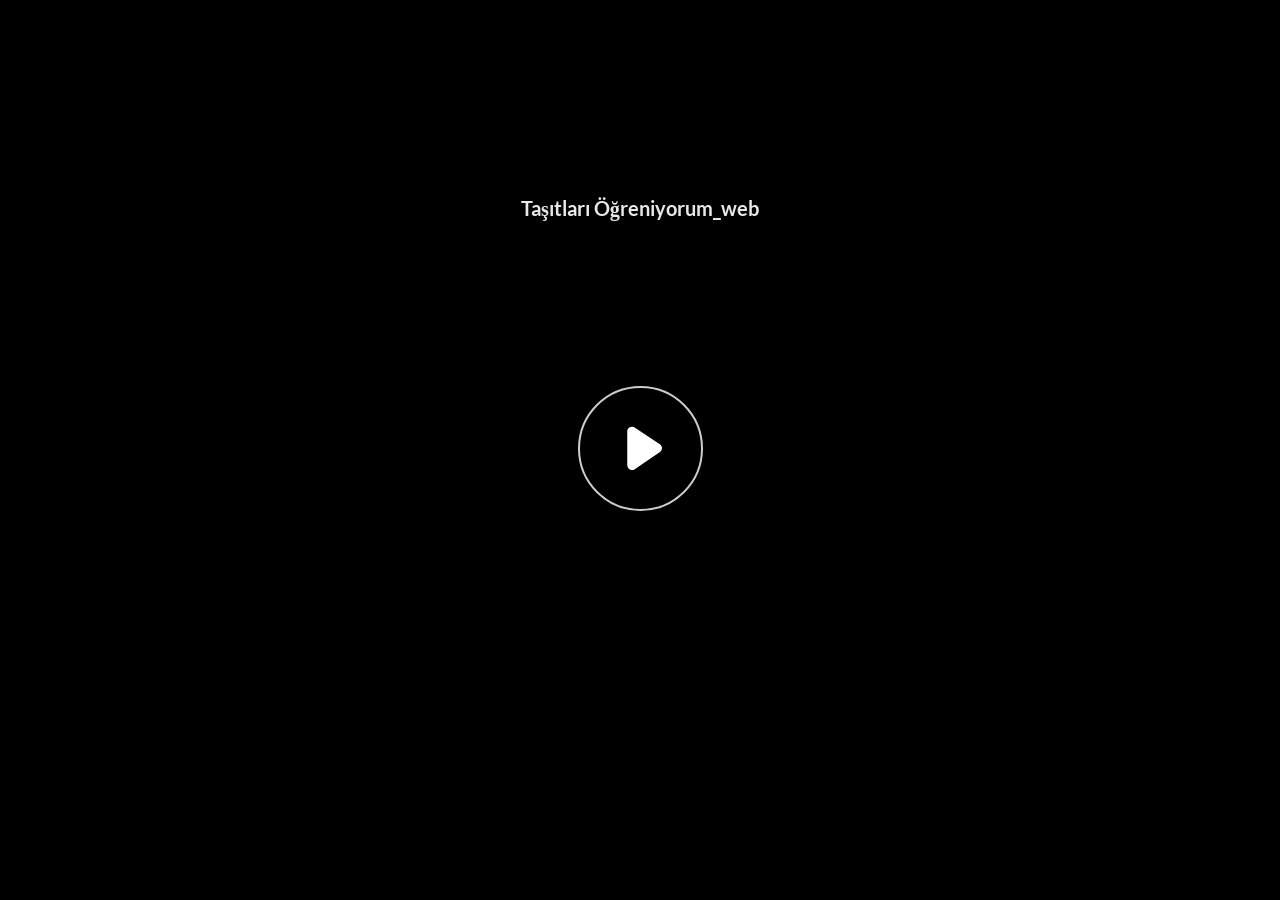
<file: deneme/index.html>
﻿<!doctype html>
<html lang="en-US">
<head>
  <meta charset="utf-8">
  <!-- Created using Storyline 360 x64 - http://www.articulate.com  -->
  <!-- version: 3.116.36838.0 -->
  <title>Ta&#351;&#305;tlar&#305; &#214;&#287;reniyorum_web</title>
  <meta http-equiv="x-ua-compatible" content="IE=edge"/>
  <meta name="viewport" content="width=device-width,initial-scale=1,user-scalable=no,shrink-to-fit=no,minimal-ui"/>
  <meta name="apple-mobile-web-app-capable" content="yes"/>
  <style>
    html, body { height: 100%; padding: 0; margin: 0 }
    #app { height: 100%; width: 100%; }
  </style>

  <script>
    window.DS = {};
    window.globals = {
      DATA_PATH_BASE: '',
      HAS_FRAME: true,
      HAS_SLIDE: true,

      lmsPresent: false,
      tinCanPresent: false,
      cmi5Present: false,
      aoSupport: false,
      scale: 'Scaled',
      captureRc: false,
      browserSize: 'optimal',
      bgColor: '#282828',
      features: 'DropInBase,JsInteractions,PlayerMemoryEnhancements,PlayerSizeOption,SlideLevelScale',
      themeName: 'unified',
      preloaderColor: '#FFFFFF',
      suppressAnalytics: false,
      productChannel: 'stable',
      publishSource: 'storyline',
      aid: 'aid|e8f61286-b3c8-5b25-9535-000985c788aa',
      cid: '2f971ea7-6b9a-4dd7-83b1-b9e1afb91eef',
      playerVersion: '3.116.36838.0',
      publishTimestamp: '2026-05-22T10:36:30.8009302Z',
      maxIosVideoElements: 10,
      connectionSettings: { message: 'You%20are%20offline.%20Trying%20to%20reconnect...', useDarkTheme: false, mode: 'disabled' },
      hasFeature: function(feature) {
        return this.features.split(',').includes(feature);
      },
      
      parseParams: function(qs) {
        if (window.globals.parsedParams != null) {
          return window.globals.parsedParams;
        }
        qs = (qs || window.location.search.substr(1)).split('+').join(' ');
        var params = {},
            tokens,
            re = /[?&]?([^=]+)=([^&]*)/g;

        while (tokens = re.exec(qs)) {
          params[decodeURIComponent(tokens[1]).trim()] =
            decodeURIComponent(tokens[2]).trim();
        }
        window.globals.parsedParams = params;
        return params;
      }

    };

    if (window.flagsUnderTest != null) {
      window.globals.features = window.flagsUnderTest.reduce((accum, feature) => {
        if (!accum.includes(feature)) {
          accum.push(feature);
        }
        return accum;
      }, window.globals.features.split(',')).join();
    }
  </script>
  <script>
    var isIe11 = ('ActiveXObject' in window || window.MSBlobBuilder != null)
      && window.msCrypto != null && !window.ActiveXObject;
    if (isIe11) {
      window.globals.unsupportedBrowser = true;
      document.write(atob('[base64]'));
    }
  </script>

  <script>
    if (window.globals.hasFeature('Localization')) {
      
      
    }
  </script>

  
  
  <script>window.THREE = { };</script>
  
</head>
<body style="background: #282828" class="cs-HTML theme-unified">
  <!-- 360 -->
  <script>!function(){var e,i=/iPhone/i,o=/iPod/i,n=/iPad/i,t=/\biOS-universal(?:.+)Mac\b/i,r=/\bAndroid(?:.+)Mobile\b/i,a=/Android/i,d=/(?:SD4930UR|\bSilk(?:.+)Mobile\b)/i,p=/Silk/i,l=/Windows Phone/i,u=/\bWindows(?:.+)ARM\b/i,b=/BlackBerry/i,s=/BB10/i,c=/Opera Mini/i,f=/\b(CriOS|Chrome)(?:.+)Mobile/i,h=/Mobile(?:.+)Firefox\b/i,v=function(e){return void 0!==e&&"MacIntel"===e.platform&&"number"==typeof e.maxTouchPoints&&e.maxTouchPoints>1&&"undefined"==typeof MSStream};e=function(e){var m={userAgent:"",platform:"",maxTouchPoints:0};e||"undefined"==typeof navigator?"string"==typeof e?m.userAgent=e:e&&e.userAgent&&(m={userAgent:e.userAgent,platform:e.platform,maxTouchPoints:e.maxTouchPoints||0}):m={userAgent:navigator.userAgent,platform:navigator.platform,maxTouchPoints:navigator.maxTouchPoints||0};var g=m.userAgent,y=g.split("[FBAN");void 0!==y[1]&&(g=y[0]),void 0!==(y=g.split("Twitter"))[1]&&(g=y[0]);var A=function(e){return function(i){return i.test(e)}}(g),w={apple:{phone:A(i)&&!A(l),ipod:A(o),tablet:!A(i)&&(A(n)||v(m))&&!A(l),universal:A(t),device:(A(i)||A(o)||A(n)||A(t)||v(m))&&!A(l)},amazon:{phone:A(d),tablet:!A(d)&&A(p),device:A(d)||A(p)},android:{phone:!A(l)&&A(d)||!A(l)&&A(r),tablet:!A(l)&&!A(d)&&!A(r)&&(A(p)||A(a)),device:!A(l)&&(A(d)||A(p)||A(r)||A(a))||A(/\bokhttp\b/i)},windows:{phone:A(l),tablet:A(u),device:A(l)||A(u)},other:{blackberry:A(b),blackberry10:A(s),opera:A(c),firefox:A(h),chrome:A(f),device:A(b)||A(s)||A(c)||A(h)||A(f)},any:!1,phone:!1,tablet:!1};return w.any=w.apple.device||w.android.device||w.windows.device||w.other.device,w.phone=w.apple.phone||w.android.phone||w.windows.phone,w.tablet=w.apple.tablet||w.android.tablet||w.windows.tablet,w}(),"object"==typeof exports&&"undefined"!=typeof module?module.exports=e:"function"==typeof define&&define.amd?define((function(){return e})):this.isMobile=e}();
    window.isMobile.apple.tablet = window.isMobile.apple.tablet ||
      (navigator.platform === 'MacIntel' && navigator.maxTouchPoints > 1);
    window.isMobile.apple.device = window.isMobile.apple.device || window.isMobile.apple.tablet;
    window.isMobile.tablet = window.isMobile.tablet || window.isMobile.apple.tablet;
    window.isMobile.any = window.isMobile.any || window.isMobile.apple.tablet;
  </script>

  <div id="focus-sink" tabindex="-1"></div>

  <div id="preso"></div>
  <script>
    (function() {

      var classTypes = [ 'desktop', 'mobile', 'phone', 'tablet' ];

      var addDeviceClasses = function(prefix, testObj) {
        var curr, i;
        for (i = 0; i < classTypes.length; i++) {
          curr = classTypes[i];
          if (testObj[curr]) {
            document.body.classList.add(prefix + curr);
          }
        }
      };

      var params = window.globals.parseParams(),
          isDevicePreview = params.devicepreview === '1',
          isPhoneOverride = params.deviceType === 'phone' || (isDevicePreview && params.phone == '1'),
          isTabletOverride = (params.deviceType === 'tablet' || isDevicePreview) && !isPhoneOverride,
          isMobileOverride = isPhoneOverride || isTabletOverride;

      var deviceView = {
        desktop: !window.isMobile.any && !isMobileOverride,
        mobile: window.isMobile.any || isMobileOverride,
        phone: isPhoneOverride || (window.isMobile.phone && !isTabletOverride),
        tablet: isTabletOverride || window.isMobile.tablet
      };

      window.globals.deviceView = deviceView;
      window.isMobile.desktop = !window.isMobile.any;
      window.isMobile.mobile = window.isMobile.any;

      addDeviceClasses('view-', deviceView);

    })();
  </script>
  
  <script src='story_content/triggers.js' type=text/javascript></script>
<script src='story_content/user.js' type=text/javascript></script>
  <div class="slide-loader"></div>

  <script>
    var doc = document, loader = doc.body.querySelector('.slide-loader'); [ 1, 2, 3 ].forEach(function(n) { var d = doc.createElement('div'); d.style.backgroundColor = window.globals.preloaderColor; d.classList.add('mobile-loader-dot'); d.classList.add('dot' + n); loader.appendChild(d); });
  </script>

  <div class="mobile-load-title-overlay" style="display: none">
    <div class="mobile-load-title">Ta&#351;&#305;tlar&#305; &#214;&#287;reniyorum_web</div>
  </div>

  <div class="mobile-chrome-warning"></div>

  
<style>
  .warn-connection-dialog {
    display: none;
    background: transparent;
    pointer-events: all;
    position: fixed;
    left: 0;
    top: 0;
    width: 100%;
    height: 100%;
    z-index: 999;
  }

  .warn-connection-content {
    pointer-events: all;
    border-radius: 4px;
    background: white;
    border: 1px solid #E7E7E7;
    color: #333333;
    box-shadow: 0 2px 4px rgba(0, 0, 0, 0.25);
    transition: all 150ms ease-out;
    position: absolute;
    white-space: nowrap;
  }

  .view-phone.is-landscape .warn-connection-content {
    left: 23px;
    bottom: 23px;
  }

  .view-tablet.is-landscape .warn-connection-content {
    left: 50%;
    top: 20px;
    transform: translateX(-50%);
  }

  .view-mobile.is-portrait .warn-connection-content {
    transform: translate(-50%, calc(-100% - 15px));
  }

  .warn-connection-content p {
    display: inline-block;
    margin: 0 8px 0 0;
    line-height: 33px;
    font-size: 11px;
  }

  .warn-connection-content svg {
    position: relative;
    vertical-align: middle;
    margin: 0 2px 2px 8px;
  }

  .view-desktop .warn-connection-content {
    left: 1.5em;
    bottom: 1.5em;
  }

  .view-desktop .warn-connection-content p {
    font-size: 1.1em;
  }

  .is-offline .warn-connection-dialog {
    display: block;
  }

  .is-offline .cs-panel * {
    pointer-events: none !important;
  }

  .is-offline .cs-panel {
    pointer-events: all !important;
  }

  .is-offline #nav-controls * {
    pointer-events: none !important;
  }

  .is-offline #nav-controls {
    pointer-events: all !important;
  }
</style>

<div class="warn-connection-dialog" role="alertdialog" aria-modal="true" tabindex="0" aria-labelledby="warn-connection-message">
  <div class="warn-connection-content">
    <svg width="17" height="15" viewBox="0 0 17 15" xmlns="http://www.w3.org/2000/svg">
      <path fill="#8F0000" stroke="white" d="M16.07,12.98 L15.88,12.23 L9.51,1.21 C8.97,0.26,7.6,0.26,7.06,1.21 L0.69,12.23 C0.15,13.16,0.81,14.36,1.91,14.36 H14.65 C15.47,14.36,16.05,13.7,16.07,12.98 Z"/>
      <path fill="white" stroke="white" d="M8.58,5.5 C8.35,5.28,8.5,5.35,8.21,5.32 C8.09,5.35,7.97,5.49,7.96,5.67 C7.97,5.79,7.98,5.92,7.98,6.04 L7.98,6.04 C7.99,6.17,8,6.31,8.01,6.43 L8.01,6.44 C8.03,6.92,8.06,7.41,8.09,7.9 L8.09,7.9 C8.12,8.39,8.14,8.88,8.17,9.37 C8.17,9.39,8.18,9.42,8.2,9.44 C8.23,9.46,8.25,9.47,8.28,9.47 C8.31,9.47,8.34,9.46,8.35,9.44 C8.37,9.43,8.38,9.4,8.39,9.35 L8.39,9.34 C8.39,9.24,8.4,9.15,8.4,9.05 L8.4,9.05 C8.41,8.96,8.41,8.86,8.42,8.75 C8.43,8.44,8.45,8.12,8.47,7.81 L8.47,7.81 C8.49,7.49,8.51,7.18,8.53,6.87 C8.55,6.46,8.56,6.05,8.59,5.64 L8.6,5.62 C8.6,5.57,8.59,5.53,8.58,5.5 L8.21,5.32 Z"/>
      <circle fill="white" stroke="white" cx="8.3" cy="11.35" r="0.3"/>
    </svg>
    <p id="warn-connection-message">You are offline. Trying to reconnect...</p>
  </div>
</div>

<script>
  (function() {
    window.DS.connection = {
      warningShown: false,
      assets: {},
      loadingAssetGroup: false,
      retryDelay: 500
    };

    var connectionSettings = window.globals.connectionSettings || {};

    var useConnectionMessages = window.AbortController != null &&
      window.location.protocol != 'file:' &&
      connectionSettings.mode === 'normal';

    window.DS.connection.useConnectionMessages = useConnectionMessages;

    var assetCount = 0;
    var checkLoadedId;


    if (useConnectionMessages && connectionSettings != null) {
      var contentEl = document.querySelector('.warn-connection-content');
      var messageEl = contentEl.querySelector('p');

      if (connectionSettings.useDarkTheme) {
        contentEl.style.borderColor = '#BABBBA';
        contentEl.style.backgroundColor = '#282828';
        contentEl.style.color = '#FFFFFF';
      }

      if (connectionSettings.message != null) {
        messageEl.textContent = window.decodeURIComponent(connectionSettings.message);
      }
    }

    function checkAssetsReady() {
      for (var i in DS.connection.assets) {
        if (!DS.connection.assets[i].success) {
          return false;
        }
      }
      return true;
    }

    function stopAssetGroup() {
      if (!useConnectionMessages) { return; }

      assetCount = 0;

      DS.connection.oldAssetGroup = DS.connection.assets;
      DS.connection.assets = {};
      DS.connection.loadingAssetGroup = false;
      clearInterval(checkLoadedId);
    }

    function startAssetGroup() {
      if (!useConnectionMessages) { return; }
      var ticks = 0;
      clearInterval(checkLoadedId);
      checkLoadedId = setInterval(function() {
        var loaded = 0;
        if (assetCount === 0 && loaded === 0) {
          clearInterval(checkLoadedId);
          return;
        }

        for (var i in DS.connection.assets) {
          if (DS.connection.assets[i].success) {
            loaded++;
          }
        }

        if (assetCount === loaded && checkAssetsReady()) {
          for (var i in DS.connection.assets) {
            if (DS.connection.assets[i].action) {
              DS.connection.assets[i].action();
            }
          }
          hideWarning();
          stopAssetGroup();
        }
      }, 100)
    }

    function requiredAsset(url, action, retry, type) {
      if (!useConnectionMessages) { return; }
      if (DS.connection.assets[url]) { return; }

      DS.connection.assets[url] = {
        success: false, action: action, retry: retry, type: type
      };
      assetCount = Object.keys(DS.connection.assets).length;
      if (!DS.connection.loadingAssetGroup) {
        startAssetGroup();
      }
      DS.connection.loadingAssetGroup = true;
    }

    function assetLoaded(url) {
      if (!useConnectionMessages) { return; }
      if (DS.connection.assets[url]) {
        DS.connection.assets[url].success = true;
      }
    }

    function assetFailed(url) {
      if (!useConnectionMessages) { return; }
      if (!DS.connection.assets[url]) {
        if (/\.js$/.test(url) && url.indexOf('transcripts') === -1) {
          setTimeout(function() {
            if (DS.connection.lastSlideLoaded != null) {
              DS.connection.lastSlideLoaded();
            }
          }, DS.connection.retryDelay);
        }
        return;
      }
      if (!DS.connection.warningShown) { showWarning(); }
      if (DS.connection.assets[url].retry) {
        setTimeout(function() {
          if (!DS.connection.assets[url].success) {
            DS.connection.assets[url].retry()
          }
        }, DS.connection.retryDelay);
      }
    }

    function hideWarning() {
      document.body.classList.remove('is-offline');
      DS.connection.warningShown = false;
      enableKeys();
    }
    DS.connection.hideWarning = hideWarning

    function showWarning(btn) {
      document.body.classList.add('is-offline')
      DS.connection.warningShown = true;
      updateWarningPosition();
      disableKeys();
    }

    function updateWarningPosition() {
      if (!DS.connection.warningShown) {
        return;
      }

      var isPortrait = document.body.classList.contains('is-portrait');
      var isMobile = document.body.classList.contains('view-mobile');
      var warningEl = document.querySelector('.warn-connection-content');

      if (isPortrait && isMobile) {
        var slide = document.querySelector('.primary-slide');
        var slideRect = slide != null
          ? slide.getBoundingClientRect()
          : { top: window.innerHeight, left: 0, width: window.innerWidth };

        warningEl.style.top = `${slideRect.top}px`
        warningEl.style.left = `${slideRect.left + slideRect.width / 2}px`
      } else {
        warningEl.style.top = null;
        warningEl.style.left = null;
      }

      window.requestAnimationFrame(updateWarningPosition);
    }

    function onDisableKeyDown(e) {
      e.preventDefault();
      e.stopImmediatePropagation();
    }

    function onDisableKeyUp(e) {
      e.preventDefault();
      e.stopImmediatePropagation();
    }

    var accStyle = document.createElement('style');
    var warnDialogEl = document.querySelector('.warn-connection-dialog');

    function disableKeys() {
      if (DS.views && DS.views.nsStack && DS.views.nsStack.length === 1) {
        DS.views.nsStack[0].tabReachable = false
        DS.views.nsStack[0].updateTabIndex(true);
      }

      accStyle.innerHTML = '.acc-shadow-dom { display: none; }';
      document.body.appendChild(accStyle);

      warnDialogEl.parentNode.append(warnDialogEl);
      warnDialogEl.focus();
    }

    function enableKeys() {
      accStyle.remove();
      if (DS.views && DS.views.nsStack && DS.views.nsStack.length === 1 && DS.views.nsStack[0].name === '_frame') {
        DS.views.nsStack[0].tabReachable = true;
        DS.views.nsStack[0].updateTabIndex();
      }
    }

    // these will all be noops if the feature flag isn't set in
    // the data and `window.globals.features`
    DS.connection.requiredAsset = requiredAsset;
    DS.connection.assetLoaded = assetLoaded;
    DS.connection.assetFailed = assetFailed;
    DS.connection.stopAssetGroup = stopAssetGroup;
    DS.connection.startAssetGroup = startAssetGroup;
  })();
</script>


  <script>
    
    if (window.autoSpider && window.vInterfaceObject) {
      document.querySelector('.mobile-load-title-overlay').style.display = 'none';
    }
  </script>

  

  <link rel="stylesheet" href="html5/data/css/output.min.css" data-noprefix/>
</body>
<script src="html5/lib/scripts/bootstrapper.min.js"></script>
</html>
</file>
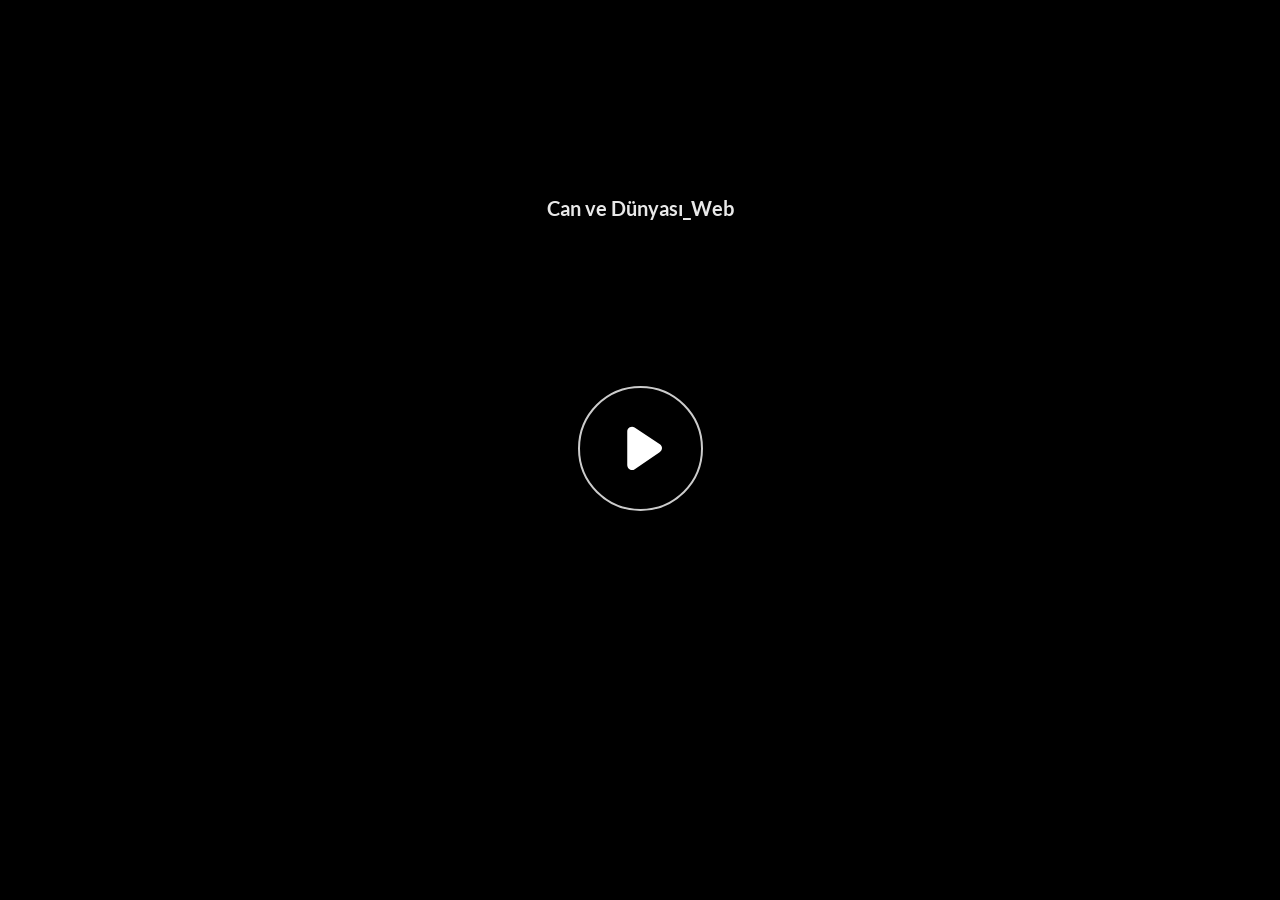
<file: deneme2/index.html>
﻿<!doctype html>
<html lang="en-US">
<head>
  <meta charset="utf-8">
  <!-- Created using Storyline 360 x64 - http://www.articulate.com  -->
  <!-- version: 3.117.36909.0 -->
  <title>Can ve D&#252;nyas&#305;_Web</title>
  <meta http-equiv="x-ua-compatible" content="IE=edge"/>
  <meta name="viewport" content="width=device-width,initial-scale=1,user-scalable=no,shrink-to-fit=no,minimal-ui"/>
  <meta name="apple-mobile-web-app-capable" content="yes"/>
  <style>
    html, body { height: 100%; padding: 0; margin: 0 }
    #app { height: 100%; width: 100%; }
  </style>

  <script>
    window.DS = {};
    window.globals = {
      DATA_PATH_BASE: '',
      HAS_FRAME: true,
      HAS_SLIDE: true,

      lmsPresent: false,
      tinCanPresent: false,
      cmi5Present: false,
      aoSupport: false,
      scale: 'Scaled',
      captureRc: false,
      browserSize: 'optimal',
      bgColor: '#282828',
      features: 'DropInBase,JsInteractions,PlayerMemoryEnhancements,PlayerSizeOption,SlideLevelScale',
      themeName: 'unified',
      preloaderColor: '#FFFFFF',
      suppressAnalytics: false,
      productChannel: 'stable',
      publishSource: 'storyline',
      aid: 'aid|2112fa3e-c484-561f-84fb-adff599f82fc',
      cid: 'aab9840d-875e-4203-ab51-5b2e7979f038',
      playerVersion: '3.117.36909.0',
      publishTimestamp: '2026-06-05T06:59:20.7305771Z',
      maxIosVideoElements: 10,
      connectionSettings: { message: 'You%20are%20offline.%20Trying%20to%20reconnect...', useDarkTheme: false, mode: 'disabled' },
      hasFeature: function(feature) {
        return this.features.split(',').includes(feature);
      },
      
      parseParams: function(qs) {
        if (window.globals.parsedParams != null) {
          return window.globals.parsedParams;
        }
        qs = (qs || window.location.search.substr(1)).split('+').join(' ');
        var params = {},
            tokens,
            re = /[?&]?([^=]+)=([^&]*)/g;

        while (tokens = re.exec(qs)) {
          params[decodeURIComponent(tokens[1]).trim()] =
            decodeURIComponent(tokens[2]).trim();
        }
        window.globals.parsedParams = params;
        return params;
      }

    };

    if (window.flagsUnderTest != null) {
      window.globals.features = window.flagsUnderTest.reduce((accum, feature) => {
        if (!accum.includes(feature)) {
          accum.push(feature);
        }
        return accum;
      }, window.globals.features.split(',')).join();
    }
  </script>
  <script>
    var isIe11 = ('ActiveXObject' in window || window.MSBlobBuilder != null)
      && window.msCrypto != null && !window.ActiveXObject;
    if (isIe11) {
      window.globals.unsupportedBrowser = true;
      document.write(atob('[base64]'));
    }
  </script>

  <script>
    if (window.globals.hasFeature('Localization')) {
      
      
    }
  </script>

  
  
  <script>window.THREE = { };</script>
  
</head>
<body style="background: #282828" class="cs-HTML theme-unified">
  <!-- 360 -->
  <script>!function(){var e,i=/iPhone/i,o=/iPod/i,n=/iPad/i,t=/\biOS-universal(?:.+)Mac\b/i,r=/\bAndroid(?:.+)Mobile\b/i,a=/Android/i,d=/(?:SD4930UR|\bSilk(?:.+)Mobile\b)/i,p=/Silk/i,l=/Windows Phone/i,u=/\bWindows(?:.+)ARM\b/i,b=/BlackBerry/i,s=/BB10/i,c=/Opera Mini/i,f=/\b(CriOS|Chrome)(?:.+)Mobile/i,h=/Mobile(?:.+)Firefox\b/i,v=function(e){return void 0!==e&&"MacIntel"===e.platform&&"number"==typeof e.maxTouchPoints&&e.maxTouchPoints>1&&"undefined"==typeof MSStream};e=function(e){var m={userAgent:"",platform:"",maxTouchPoints:0};e||"undefined"==typeof navigator?"string"==typeof e?m.userAgent=e:e&&e.userAgent&&(m={userAgent:e.userAgent,platform:e.platform,maxTouchPoints:e.maxTouchPoints||0}):m={userAgent:navigator.userAgent,platform:navigator.platform,maxTouchPoints:navigator.maxTouchPoints||0};var g=m.userAgent,y=g.split("[FBAN");void 0!==y[1]&&(g=y[0]),void 0!==(y=g.split("Twitter"))[1]&&(g=y[0]);var A=function(e){return function(i){return i.test(e)}}(g),w={apple:{phone:A(i)&&!A(l),ipod:A(o),tablet:!A(i)&&(A(n)||v(m))&&!A(l),universal:A(t),device:(A(i)||A(o)||A(n)||A(t)||v(m))&&!A(l)},amazon:{phone:A(d),tablet:!A(d)&&A(p),device:A(d)||A(p)},android:{phone:!A(l)&&A(d)||!A(l)&&A(r),tablet:!A(l)&&!A(d)&&!A(r)&&(A(p)||A(a)),device:!A(l)&&(A(d)||A(p)||A(r)||A(a))||A(/\bokhttp\b/i)},windows:{phone:A(l),tablet:A(u),device:A(l)||A(u)},other:{blackberry:A(b),blackberry10:A(s),opera:A(c),firefox:A(h),chrome:A(f),device:A(b)||A(s)||A(c)||A(h)||A(f)},any:!1,phone:!1,tablet:!1};return w.any=w.apple.device||w.android.device||w.windows.device||w.other.device,w.phone=w.apple.phone||w.android.phone||w.windows.phone,w.tablet=w.apple.tablet||w.android.tablet||w.windows.tablet,w}(),"object"==typeof exports&&"undefined"!=typeof module?module.exports=e:"function"==typeof define&&define.amd?define((function(){return e})):this.isMobile=e}();
    window.isMobile.apple.tablet = window.isMobile.apple.tablet ||
      (navigator.platform === 'MacIntel' && navigator.maxTouchPoints > 1);
    window.isMobile.apple.device = window.isMobile.apple.device || window.isMobile.apple.tablet;
    window.isMobile.tablet = window.isMobile.tablet || window.isMobile.apple.tablet;
    window.isMobile.any = window.isMobile.any || window.isMobile.apple.tablet;
  </script>

  <div id="focus-sink" tabindex="-1"></div>

  <div id="preso"></div>
  <script>
    (function() {

      var classTypes = [ 'desktop', 'mobile', 'phone', 'tablet' ];

      var addDeviceClasses = function(prefix, testObj) {
        var curr, i;
        for (i = 0; i < classTypes.length; i++) {
          curr = classTypes[i];
          if (testObj[curr]) {
            document.body.classList.add(prefix + curr);
          }
        }
      };

      var params = window.globals.parseParams(),
          isDevicePreview = params.devicepreview === '1',
          isPhoneOverride = params.deviceType === 'phone' || (isDevicePreview && params.phone == '1'),
          isTabletOverride = (params.deviceType === 'tablet' || isDevicePreview) && !isPhoneOverride,
          isMobileOverride = isPhoneOverride || isTabletOverride;

      var deviceView = {
        desktop: !window.isMobile.any && !isMobileOverride,
        mobile: window.isMobile.any || isMobileOverride,
        phone: isPhoneOverride || (window.isMobile.phone && !isTabletOverride),
        tablet: isTabletOverride || window.isMobile.tablet
      };

      window.globals.deviceView = deviceView;
      window.isMobile.desktop = !window.isMobile.any;
      window.isMobile.mobile = window.isMobile.any;

      addDeviceClasses('view-', deviceView);

    })();
  </script>
  
  <script src='story_content/triggers.js' type=text/javascript></script>
<script src='story_content/user.js' type=text/javascript></script>
  <div class="slide-loader"></div>

  <script>
    var doc = document, loader = doc.body.querySelector('.slide-loader'); [ 1, 2, 3 ].forEach(function(n) { var d = doc.createElement('div'); d.style.backgroundColor = window.globals.preloaderColor; d.classList.add('mobile-loader-dot'); d.classList.add('dot' + n); loader.appendChild(d); });
  </script>

  <div class="mobile-load-title-overlay" style="display: none">
    <div class="mobile-load-title">Can ve D&#252;nyas&#305;_Web</div>
  </div>

  <div class="mobile-chrome-warning"></div>

  
<style>
  .warn-connection-dialog {
    display: none;
    background: transparent;
    pointer-events: all;
    position: fixed;
    left: 0;
    top: 0;
    width: 100%;
    height: 100%;
    z-index: 999;
  }

  .warn-connection-content {
    pointer-events: all;
    border-radius: 4px;
    background: white;
    border: 1px solid #E7E7E7;
    color: #333333;
    box-shadow: 0 2px 4px rgba(0, 0, 0, 0.25);
    transition: all 150ms ease-out;
    position: absolute;
    white-space: nowrap;
  }

  .view-phone.is-landscape .warn-connection-content {
    left: 23px;
    bottom: 23px;
  }

  .view-tablet.is-landscape .warn-connection-content {
    left: 50%;
    top: 20px;
    transform: translateX(-50%);
  }

  .view-mobile.is-portrait .warn-connection-content {
    transform: translate(-50%, calc(-100% - 15px));
  }

  .warn-connection-content p {
    display: inline-block;
    margin: 0 8px 0 0;
    line-height: 33px;
    font-size: 11px;
  }

  .warn-connection-content svg {
    position: relative;
    vertical-align: middle;
    margin: 0 2px 2px 8px;
  }

  .view-desktop .warn-connection-content {
    left: 1.5em;
    bottom: 1.5em;
  }

  .view-desktop .warn-connection-content p {
    font-size: 1.1em;
  }

  .is-offline .warn-connection-dialog {
    display: block;
  }

  .is-offline .cs-panel * {
    pointer-events: none !important;
  }

  .is-offline .cs-panel {
    pointer-events: all !important;
  }

  .is-offline #nav-controls * {
    pointer-events: none !important;
  }

  .is-offline #nav-controls {
    pointer-events: all !important;
  }
</style>

<div class="warn-connection-dialog" role="alertdialog" aria-modal="true" tabindex="0" aria-labelledby="warn-connection-message">
  <div class="warn-connection-content">
    <svg width="17" height="15" viewBox="0 0 17 15" xmlns="http://www.w3.org/2000/svg">
      <path fill="#8F0000" stroke="white" d="M16.07,12.98 L15.88,12.23 L9.51,1.21 C8.97,0.26,7.6,0.26,7.06,1.21 L0.69,12.23 C0.15,13.16,0.81,14.36,1.91,14.36 H14.65 C15.47,14.36,16.05,13.7,16.07,12.98 Z"/>
      <path fill="white" stroke="white" d="M8.58,5.5 C8.35,5.28,8.5,5.35,8.21,5.32 C8.09,5.35,7.97,5.49,7.96,5.67 C7.97,5.79,7.98,5.92,7.98,6.04 L7.98,6.04 C7.99,6.17,8,6.31,8.01,6.43 L8.01,6.44 C8.03,6.92,8.06,7.41,8.09,7.9 L8.09,7.9 C8.12,8.39,8.14,8.88,8.17,9.37 C8.17,9.39,8.18,9.42,8.2,9.44 C8.23,9.46,8.25,9.47,8.28,9.47 C8.31,9.47,8.34,9.46,8.35,9.44 C8.37,9.43,8.38,9.4,8.39,9.35 L8.39,9.34 C8.39,9.24,8.4,9.15,8.4,9.05 L8.4,9.05 C8.41,8.96,8.41,8.86,8.42,8.75 C8.43,8.44,8.45,8.12,8.47,7.81 L8.47,7.81 C8.49,7.49,8.51,7.18,8.53,6.87 C8.55,6.46,8.56,6.05,8.59,5.64 L8.6,5.62 C8.6,5.57,8.59,5.53,8.58,5.5 L8.21,5.32 Z"/>
      <circle fill="white" stroke="white" cx="8.3" cy="11.35" r="0.3"/>
    </svg>
    <p id="warn-connection-message">You are offline. Trying to reconnect...</p>
  </div>
</div>

<script>
  (function() {
    window.DS.connection = {
      warningShown: false,
      assets: {},
      loadingAssetGroup: false,
      retryDelay: 500
    };

    var connectionSettings = window.globals.connectionSettings || {};

    var useConnectionMessages = window.AbortController != null &&
      window.location.protocol != 'file:' &&
      connectionSettings.mode === 'normal';

    window.DS.connection.useConnectionMessages = useConnectionMessages;

    var assetCount = 0;
    var checkLoadedId;


    if (useConnectionMessages && connectionSettings != null) {
      var contentEl = document.querySelector('.warn-connection-content');
      var messageEl = contentEl.querySelector('p');

      if (connectionSettings.useDarkTheme) {
        contentEl.style.borderColor = '#BABBBA';
        contentEl.style.backgroundColor = '#282828';
        contentEl.style.color = '#FFFFFF';
      }

      if (connectionSettings.message != null) {
        messageEl.textContent = window.decodeURIComponent(connectionSettings.message);
      }
    }

    function checkAssetsReady() {
      for (var i in DS.connection.assets) {
        if (!DS.connection.assets[i].success) {
          return false;
        }
      }
      return true;
    }

    function stopAssetGroup() {
      if (!useConnectionMessages) { return; }

      assetCount = 0;

      DS.connection.oldAssetGroup = DS.connection.assets;
      DS.connection.assets = {};
      DS.connection.loadingAssetGroup = false;
      clearInterval(checkLoadedId);
    }

    function startAssetGroup() {
      if (!useConnectionMessages) { return; }
      var ticks = 0;
      clearInterval(checkLoadedId);
      checkLoadedId = setInterval(function() {
        var loaded = 0;
        if (assetCount === 0 && loaded === 0) {
          clearInterval(checkLoadedId);
          return;
        }

        for (var i in DS.connection.assets) {
          if (DS.connection.assets[i].success) {
            loaded++;
          }
        }

        if (assetCount === loaded && checkAssetsReady()) {
          for (var i in DS.connection.assets) {
            if (DS.connection.assets[i].action) {
              DS.connection.assets[i].action();
            }
          }
          hideWarning();
          stopAssetGroup();
        }
      }, 100)
    }

    function requiredAsset(url, action, retry, type) {
      if (!useConnectionMessages) { return; }
      if (DS.connection.assets[url]) { return; }

      DS.connection.assets[url] = {
        success: false, action: action, retry: retry, type: type
      };
      assetCount = Object.keys(DS.connection.assets).length;
      if (!DS.connection.loadingAssetGroup) {
        startAssetGroup();
      }
      DS.connection.loadingAssetGroup = true;
    }

    function assetLoaded(url) {
      if (!useConnectionMessages) { return; }
      if (DS.connection.assets[url]) {
        DS.connection.assets[url].success = true;
      }
    }

    function assetFailed(url) {
      if (!useConnectionMessages) { return; }
      if (!DS.connection.assets[url]) {
        if (/\.js$/.test(url) && url.indexOf('transcripts') === -1) {
          setTimeout(function() {
            if (DS.connection.lastSlideLoaded != null) {
              DS.connection.lastSlideLoaded();
            }
          }, DS.connection.retryDelay);
        }
        return;
      }
      if (!DS.connection.warningShown) { showWarning(); }
      if (DS.connection.assets[url].retry) {
        setTimeout(function() {
          if (!DS.connection.assets[url].success) {
            DS.connection.assets[url].retry()
          }
        }, DS.connection.retryDelay);
      }
    }

    function hideWarning() {
      document.body.classList.remove('is-offline');
      DS.connection.warningShown = false;
      enableKeys();
    }
    DS.connection.hideWarning = hideWarning

    function showWarning(btn) {
      document.body.classList.add('is-offline')
      DS.connection.warningShown = true;
      updateWarningPosition();
      disableKeys();
    }

    function updateWarningPosition() {
      if (!DS.connection.warningShown) {
        return;
      }

      var isPortrait = document.body.classList.contains('is-portrait');
      var isMobile = document.body.classList.contains('view-mobile');
      var warningEl = document.querySelector('.warn-connection-content');

      if (isPortrait && isMobile) {
        var slide = document.querySelector('.primary-slide');
        var slideRect = slide != null
          ? slide.getBoundingClientRect()
          : { top: window.innerHeight, left: 0, width: window.innerWidth };

        warningEl.style.top = `${slideRect.top}px`
        warningEl.style.left = `${slideRect.left + slideRect.width / 2}px`
      } else {
        warningEl.style.top = null;
        warningEl.style.left = null;
      }

      window.requestAnimationFrame(updateWarningPosition);
    }

    function onDisableKeyDown(e) {
      e.preventDefault();
      e.stopImmediatePropagation();
    }

    function onDisableKeyUp(e) {
      e.preventDefault();
      e.stopImmediatePropagation();
    }

    var accStyle = document.createElement('style');
    var warnDialogEl = document.querySelector('.warn-connection-dialog');

    function disableKeys() {
      if (DS.views && DS.views.nsStack && DS.views.nsStack.length === 1) {
        DS.views.nsStack[0].tabReachable = false
        DS.views.nsStack[0].updateTabIndex(true);
      }

      accStyle.innerHTML = '.acc-shadow-dom { display: none; }';
      document.body.appendChild(accStyle);

      warnDialogEl.parentNode.append(warnDialogEl);
      warnDialogEl.focus();
    }

    function enableKeys() {
      accStyle.remove();
      if (DS.views && DS.views.nsStack && DS.views.nsStack.length === 1 && DS.views.nsStack[0].name === '_frame') {
        DS.views.nsStack[0].tabReachable = true;
        DS.views.nsStack[0].updateTabIndex();
      }
    }

    // these will all be noops if the feature flag isn't set in
    // the data and `window.globals.features`
    DS.connection.requiredAsset = requiredAsset;
    DS.connection.assetLoaded = assetLoaded;
    DS.connection.assetFailed = assetFailed;
    DS.connection.stopAssetGroup = stopAssetGroup;
    DS.connection.startAssetGroup = startAssetGroup;
  })();
</script>


  <script>
    
    if (window.autoSpider && window.vInterfaceObject) {
      document.querySelector('.mobile-load-title-overlay').style.display = 'none';
    }
  </script>

  

  <link rel="stylesheet" href="html5/data/css/output.min.css" data-noprefix/>
</body>
<script src="html5/lib/scripts/bootstrapper.min.js"></script>
</html>
</file>
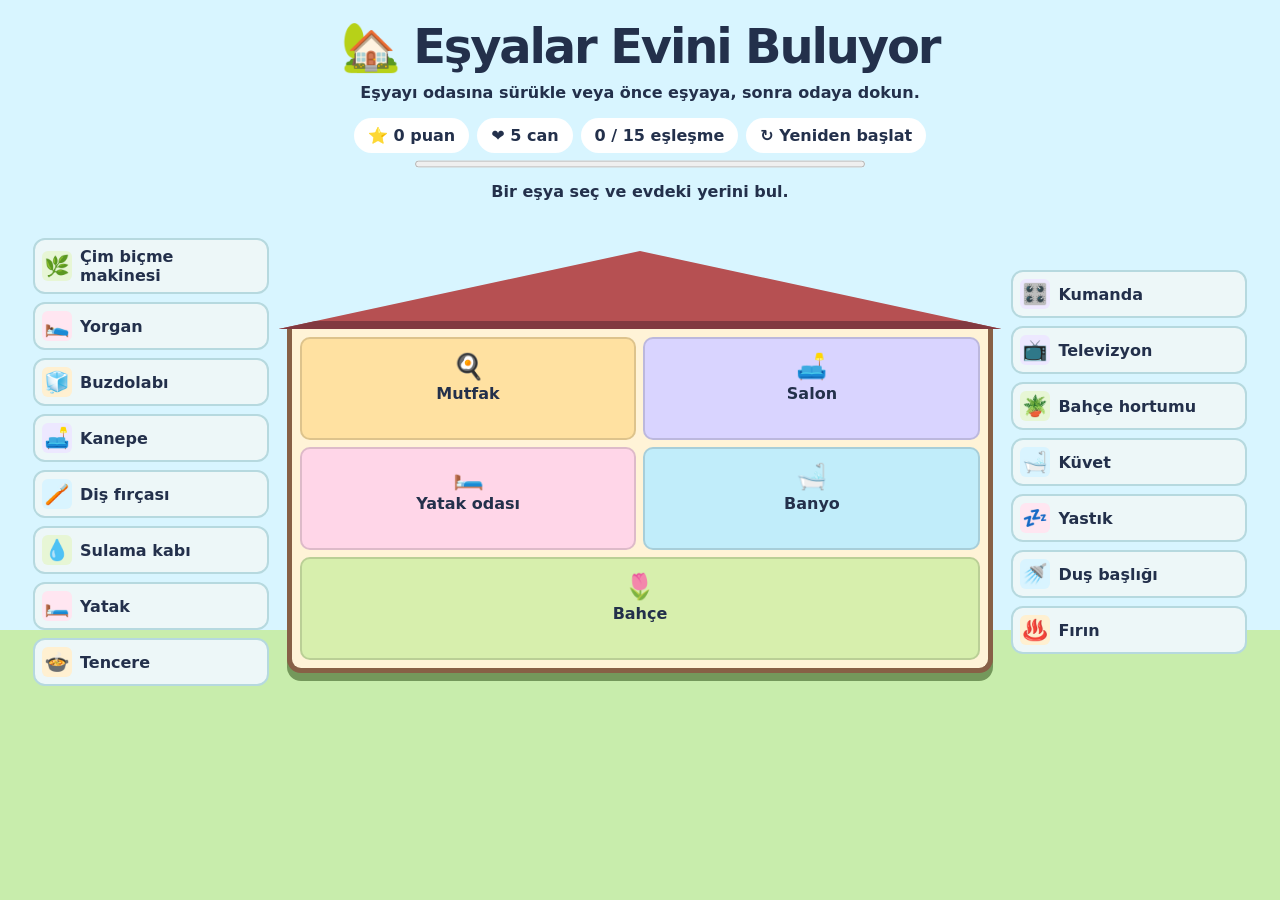
<file: ev_eslestirme_scorm12/index.html>
<!doctype html>
<html lang="tr">
<meta charset="utf-8">
<meta name="viewport" content="width=device-width,initial-scale=1">
<title>Eşyalar Evini Buluyor</title>
<style>
*{box-sizing:border-box}
body{margin:0;min-height:100dvh;font:600 16px system-ui,sans-serif;color:#23304b;background:linear-gradient(#d8f5ff 70%,#c8edac 70%);background-attachment:fixed}
main{max-width:1250px;margin:auto;padding:18px;text-align:center}
h1{margin:0;font-size:clamp(26px,5vw,48px);letter-spacing:-.045em}
header p{margin:8px 0 16px}
button{font:inherit;color:inherit;cursor:pointer}
button:focus-visible{outline:3px solid #23304b;outline-offset:3px}
.stats{display:flex;justify-content:center;align-items:center;flex-wrap:wrap;gap:8px}
.stats>*{background:#fff;border:0;border-radius:20px;padding:8px 14px}
progress{width:min(450px,90%);height:14px;accent-color:#237d59}
.board{display:grid;grid-template-columns:minmax(135px,1fr) minmax(320px,3fr) minmax(135px,1fr);align-items:center;gap:18px;margin:8px auto}
.bank{display:grid;gap:8px}
.card{border:2px solid #b6d9df;background:#edf7f8;border-radius:12px;padding:7px;min-height:46px;display:flex;align-items:center;gap:8px;text-align:left;touch-action:none;user-select:none;cursor:grab}
.card:hover,.card[aria-pressed=true]{background:#ffe274;border-color:#bd8015}
.card.done{opacity:.57;cursor:default}
.card img{width:30px;height:30px;object-fit:cover;border-radius:6px;pointer-events:none}
.card span{pointer-events:none}
.roof{height:78px;background:#b65052;clip-path:polygon(50% 0,100% 100%,0 100%);margin:0 -8px;border-bottom:8px solid #823940}
.house{background:#fff3d7;padding:8px;border:5px solid #876046;border-top:0;border-radius:0 0 14px 14px;box-shadow:0 8px 0 #74985b;display:grid;grid-template-columns:repeat(2,minmax(0,1fr));gap:7px}
.room{border:2px solid #0002;border-radius:10px;min-height:103px;padding:7px;background:var(--room);display:flex;align-items:center;justify-content:center;flex-direction:column;gap:3px}
.room:last-child{grid-column:1/-1}
.room:hover,.room.over{border-color:#23466a;box-shadow:inset 0 0 0 2px white}
.room b{font-size:25px}.room small{min-height:20px}
#status{min-height:48px;margin:10px 0 0;color:#23304b}
.ghost,.effect{position:fixed;pointer-events:none;z-index:10}
.ghost{transform:translate(12px,12px);background:#ffe274;border-radius:12px;padding:10px;box-shadow:0 5px 15px #0003}
.effect{top:-30px;animation:fall var(--duration) linear forwards}
@keyframes fall{to{transform:translate(var(--drift),110vh) rotate(430deg)}}
@media(max-width:700px){main{padding:12px}.board{grid-template-columns:1fr 1fr;gap:8px}.home{grid-area:2/1/3/3}.bank{display:flex;flex-wrap:wrap;justify-content:center}.bank:first-child,.bank:last-child{grid-column:1/-1}.room{min-height:75px}.roof{height:44px}.card{min-height:36px;padding:4px 6px;font-size:13px}.card img{width:22px;height:22px}}
</style>
<main>
<header>
<h1>🏡 Eşyalar Evini Buluyor</h1>
<p>Eşyayı odasına sürükle veya önce eşyaya, sonra odaya dokun.</p>
<div class="stats">
<span>⭐ <strong id="score">0</strong> puan</span>
<span>❤️ <strong id="lives">5</strong> can</span>
<span id="count"></span>
<button id="restart"><span aria-hidden="true">↻</span> Yeniden başlat</button>
</div>
<progress id="progress" aria-label="Tamamlanan eşleştirmeler"></progress>
</header>
<p id="status" role="status"></p>
<div class="board">
<div class="bank" id="left" aria-label="Eşyalar"></div>
<section class="home" aria-label="Evin odaları">
<div class="roof" aria-hidden="true"></div>
<div class="house" id="rooms"></div>
</section>
<div class="bank" id="right" aria-label="Diğer eşyalar"></div>
</div>
</main>
<script>
'use strict';
// DATA: Her satır [dosya numarası, eşya adı, oda anahtarı, yedek ikon].
// Örneğin 1 numaralı eşya index.html yanındaki 1.jpg ve 1.mp3 dosyalarını kullanır.
const DATA = [
  [1,'Fırın','mutfak','🍞'], [2,'Buzdolabı','mutfak','🧊'], [3,'Tencere','mutfak','🍲'],
  [4,'Televizyon','salon','📺'], [5,'Kanepe','salon','🛋️'], [6,'Kumanda','salon','🎛️'],
  [7,'Yatak','yatak','🛏️'], [8,'Yastık','yatak','💤'], [9,'Yorgan','yatak','🛌'],
  [10,'Diş fırçası','banyo','🪥'], [11,'Duş başlığı','banyo','🚿'], [12,'Küvet','banyo','🛁'],
  [13,'Sulama kabı','bahce','💧'], [14,'Bahçe hortumu','bahce','🪴'], [15,'Çim biçme makinesi','bahce','🌿']
];
// Oda başlığı, ikonu ve rengi. İlk sütun DATA içindeki oda anahtarıyla aynı olmalı.
const ROOMS = [
  ['mutfak','Mutfak','🍳','#ffe1a1'], ['salon','Salon','🛋️','#d9d4ff'],
  ['yatak','Yatak odası','🛏️','#ffd6e8'], ['banyo','Banyo','🛁','#c1edfa'],
  ['bahce','Bahçe','🌷','#d7efad']
];
const MAX_LIVES = 5;
const POINTS = 10;
const byId = id => document.getElementById(id);
const cards = new Map();
const rooms = new Map();
const matched = new Set();
let lives, selected, drag, audio, context, tone;
let audioRequest = 0;

// Fisher–Yates: Her başlangıçta eşya etiketlerini yeniden karıştır.
function shuffle(items) {
  const copy = [...items];
  for (let i = copy.length - 1; i > 0; i--) {
    const j = Math.floor(Math.random() * (i + 1));
    [copy[i], copy[j]] = [copy[j], copy[i]];
  }
  return copy;
}

function select(id) {
  selected = id;
  for (const [key, card] of cards) card.setAttribute('aria-pressed', key === id);
}
function update() {
  byId('score').textContent = matched.size * POINTS;
  byId('lives').textContent = lives;
  byId('count').textContent = matched.size + ' / ' + DATA.length + ' eşleşme';
  byId('progress').max = DATA.length;
  byId('progress').value = matched.size;
}
function message(text) { byId('status').textContent = text; }
function over() { return lives === 0 || matched.size === DATA.length; }

function stopSound() {
  audioRequest++;
  audio?.pause();
  if (tone) { tone.stop(); tone = null; }
}
// Doğru eşleşmede eşyanın MP3'ü çalar. Eksik ses dosyalarında kısa bir ton kullanılır.
function sound(correct, id) {
  stopSound();
  const request = audioRequest;
  try {
    context ??= new AudioContext();
    context.resume().catch(() => {});
  } catch {}
  function beep() {
    if (!context || request !== audioRequest) return;
    const oscillator = context.createOscillator();
    const gain = context.createGain();
    const now = context.currentTime;
    oscillator.frequency.setValueAtTime(correct ? 520 : 310, now);
    oscillator.frequency.linearRampToValueAtTime(correct ? 780 : 190, now + .19);
    gain.gain.setValueAtTime(.15, now);
    gain.gain.exponentialRampToValueAtTime(.001, now + .24);
    oscillator.connect(gain).connect(context.destination);
    tone = oscillator;
    oscillator.onended = () => { if (tone === oscillator) tone = null; };
    oscillator.start(now);
    oscillator.stop(now + .25);
  }
  if (correct) {
    audio = new Audio(id + '.mp3');
    audio.play().catch(beep);
  } else beep();
}

function rain(correct) {
  if (matchMedia('(prefers-reduced-motion: reduce)').matches) return;
  for (let i = 0; i < (correct ? 42 : 20); i++) {
    const piece = document.createElement('span');
    piece.className = 'effect';
    piece.setAttribute('aria-hidden','true');
    piece.style.left = Math.random() * 100 + '%';
    piece.style.setProperty('--duration', 1 + Math.random() * 1.4 + 's');
    piece.style.setProperty('--drift', (Math.random() - .5) * 180 + 'px');
    if (correct) {
      piece.style.cssText += 'width:9px;height:15px;background:hsl(' + Math.random()*360 + ' 85% 55%);';
    } else piece.textContent = '😢';
    document.body.append(piece);
    piece.addEventListener('animationend', () => piece.remove(), {once:true});
  }
}

// Sürükleme, dokunma ve klavye aynı eşleşme kontrolünü kullanır.
function match(id, key) {
  if (id == null || over() || matched.has(id)) return;
  const [, name, correctKey, icon] = DATA.find(item => item[0] === id);
  const correct = key === correctKey;
  const roomName = ROOMS.find(room => room[0] === key)[1];
  select(null);
  if (correct) {
    matched.add(id);
    const card = cards.get(id);
    card.classList.add('done');
    card.disabled = true;
    const token = document.createElement('span');
    token.textContent = icon;
    token.title = name;
    token.setAttribute('role','img');
    token.setAttribute('aria-label',name);
    rooms.get(key).querySelector('small').append(token);
    message('✓ ' + name + ' → ' + roomName + '! +10 puan');
  } else {
    lives--;
    message('Bir daha dene! ' + name + ' başlangıç yerine döndü.');
  }
  update();
  reportToLms();
  sound(correct, id);
  rain(correct);
  if (over()) {
    message(correct ? '🎉 Tüm eşyalar yerinde! ' + matched.size * POINTS + ' puan kazandın.'
      : 'Canların bitti. ' + matched.size + ' eşleşme yaptın. Tekrar denemek için yeniden başlat.');
    for (const card of cards.values()) card.disabled = true;
    for (const room of rooms.values()) room.disabled = true;
    byId('restart').focus();
  } else {
    const next = correct ? [...cards.values()].find(card => !card.disabled) : cards.get(id);
    next.focus({preventScroll:true});
  }
}

function targetAt(x,y) { return document.elementFromPoint(x,y)?.closest('.room'); }
function clearDrag() {
  drag?.ghost?.remove();
  drag = null;
  for (const room of rooms.values()) room.classList.remove('over');
}
function enableDrag(card, id, name, icon) {
  card.addEventListener('click', event => {
    // Fiziksel sürükleme sonrasında tarayıcının ürettiği tıklamayı atla.
    if (card.ignoreClick && event.detail) return;
    select(selected === id ? null : id);
    message(selected === null ? 'Bir eşya seç.' : name + ' seçildi. Şimdi odasını seç.');
  });
  card.addEventListener('pointerdown', event => {
    if (!event.isPrimary || event.button !== 0 || drag || over()) return;
    card.ignoreClick = false;
    card.setPointerCapture(event.pointerId);
    drag = {pointer:event.pointerId, x:event.clientX, y:event.clientY, ghost:null};
  });
  card.addEventListener('pointermove', event => {
    if (drag?.pointer !== event.pointerId) return;
    if (!drag.ghost && Math.hypot(event.clientX-drag.x,event.clientY-drag.y) < 8) return;
    if (!drag.ghost) {
      drag.ghost = document.createElement('div');
      drag.ghost.className = 'ghost';
      drag.ghost.textContent = icon + ' ' + name;
      drag.ghost.setAttribute('aria-hidden','true');
      document.body.append(drag.ghost);
      select(id);
    }
    drag.ghost.style.left = event.clientX + 'px';
    drag.ghost.style.top = event.clientY + 'px';
    const target = targetAt(event.clientX,event.clientY);
    for (const room of rooms.values()) room.classList.toggle('over', room === target);
  });
  card.addEventListener('pointerup', event => {
    if (drag?.pointer !== event.pointerId) return;
    const wasDragging = Boolean(drag.ghost);
    const target = wasDragging && targetAt(event.clientX,event.clientY);
    clearDrag();
    if (!wasDragging) return;
    card.ignoreClick = true;
    if (target) match(id,target.dataset.key);
    else { select(null); message('Eşyayı evin içindeki bir odanın üzerine bırak.'); }
  });
  function cancel(event) {
    if (drag?.pointer !== event.pointerId) return;
    clearDrag();
    select(null);
  }
  card.addEventListener('pointercancel', cancel);
  card.addEventListener('lostpointercapture', cancel);
}

function start() {
  stopSound();
  clearDrag();
  document.querySelectorAll('.effect').forEach(piece => piece.remove());
  lives = MAX_LIVES;
  matched.clear();
  cards.clear();
  rooms.clear();
  select(null);
  for (const id of ['left','right','rooms']) byId(id).replaceChildren();
  for (const [key,name,icon,color] of ROOMS) {
    const room = document.createElement('button');
    room.className = 'room';
    room.dataset.key = key;
    room.style.setProperty('--room',color);
    room.innerHTML = '<b aria-hidden="true"></b><span></span><small></small>';
    room.querySelector('b').textContent = icon;
    room.querySelector('span').textContent = name;
    room.addEventListener('click', () => {
      if (selected === null) message('Önce bir eşya seç.');
      else match(selected,key);
    });
    rooms.set(key,room);
    byId('rooms').append(room);
  }
  shuffle(DATA).forEach(([id,name,,icon],index) => {
    const card = document.createElement('button');
    card.className = 'card';
    card.setAttribute('aria-pressed','false');
    const image = new Image();
    image.alt = '';
    image.draggable = false;
    const fallback = document.createElement('span');
    fallback.textContent = icon;
    fallback.setAttribute('aria-hidden','true');
    image.hidden = true;
    image.addEventListener('load', () => { image.hidden = false; fallback.hidden = true; });
    image.src = id + '.jpg';
    const label = document.createElement('span');
    label.textContent = name;
    card.append(image,fallback,label);
    enableDrag(card,id,name,icon);
    cards.set(id,card);
    byId(index < Math.ceil(DATA.length / 2) ? 'left' : 'right').append(card);
  });
  update();
  message('Bir eşya seç ve evdeki yerini bul.');
}
// SCORM 1.2: LMS bulunmadığında oyun bağımsız çalışır.
let lms = null;
function findLms(win) {
  for (let i = 0; win && i < 50; i++) {
    try {
      if (win.API) return win.API;
      if (win === win.parent) break;
      win = win.parent;
    } catch { break; }
  }
  return null;
}
try {
  const api = findLms(window) || findLms(window.opener);
  if (api && String(api.LMSInitialize('')) === 'true') lms = api;
} catch {}
function reportToLms() {
  if (!lms) return;
  try {
    lms.LMSSetValue('cmi.core.score.min', '0');
    lms.LMSSetValue('cmi.core.score.max', '100');
    lms.LMSSetValue('cmi.core.score.raw', String(Math.round(100 * matched.size / DATA.length)));
    const status = matched.size === DATA.length ? 'passed' : lives === 0 ? 'failed' : 'incomplete';
    lms.LMSSetValue('cmi.core.lesson_status', status);
    lms.LMSCommit('');
  } catch {}
}
window.addEventListener('pagehide', event => {
  if (!lms || event.persisted) return;
  try { lms.LMSCommit(''); lms.LMSFinish(''); } catch {}
  lms = null;
});

byId('restart').addEventListener('click',start);
document.addEventListener('keydown',event => {
  if (event.key === 'Escape') { clearDrag(); select(null); }
});
start();
</script>
</html>
</file>
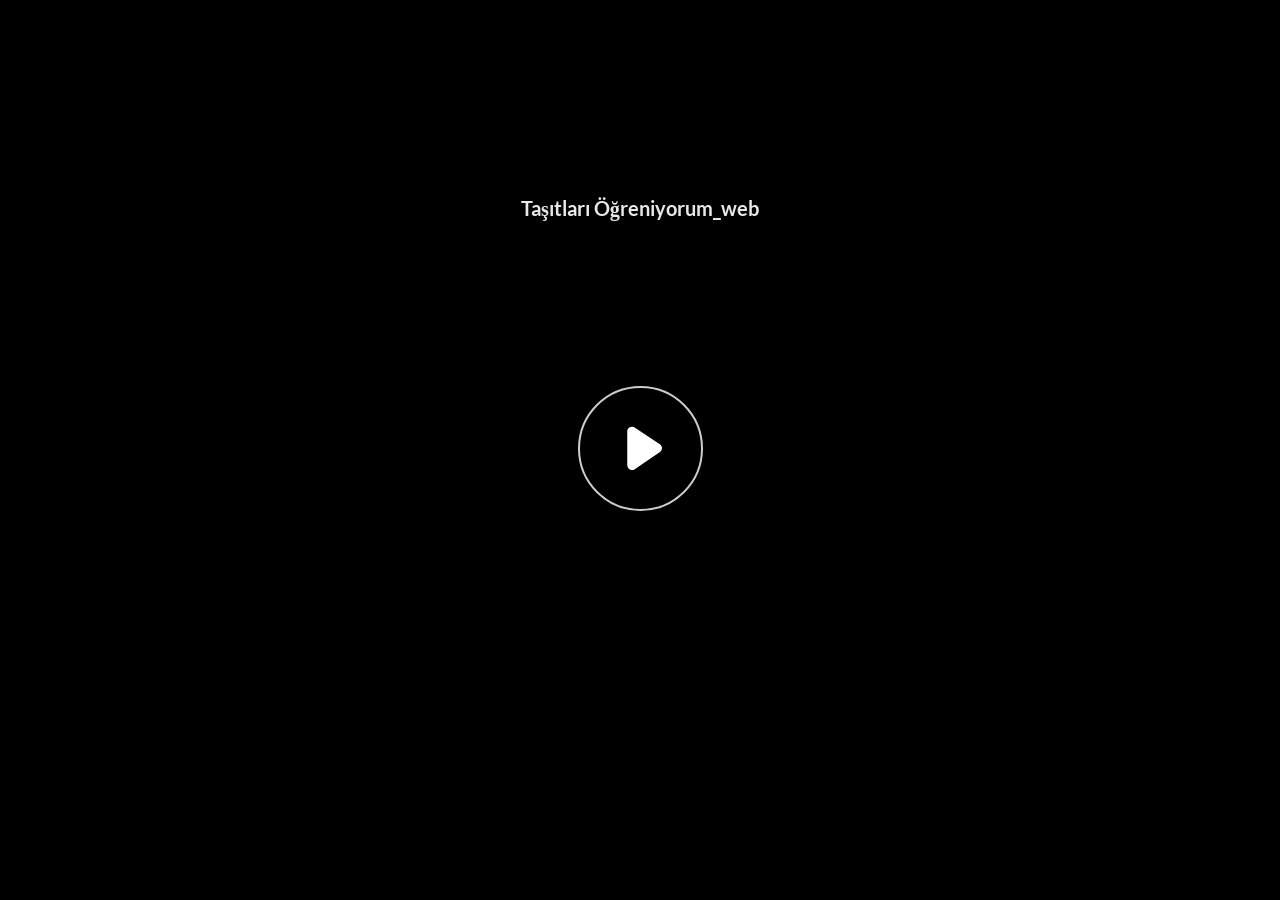
<file: deneme/indexs.html>
﻿<!doctype html>
<html lang="en-US">
<head>
  <meta charset="utf-8">
  <!-- Created using Storyline 360 x64 - http://www.articulate.com  -->
  <!-- version: 3.116.36838.0 -->
  <title>Ta&#351;&#305;tlar&#305; &#214;&#287;reniyorum_web</title>
  <meta http-equiv="x-ua-compatible" content="IE=edge"/>
  <meta name="viewport" content="width=device-width,initial-scale=1,user-scalable=no,shrink-to-fit=no,minimal-ui"/>
  <meta name="apple-mobile-web-app-capable" content="yes"/>
  <style>
    html, body { height: 100%; padding: 0; margin: 0 }
    #app { height: 100%; width: 100%; }
  </style>

  <script>
    window.DS = {};
    window.globals = {
      DATA_PATH_BASE: '',
      HAS_FRAME: true,
      HAS_SLIDE: true,

      lmsPresent: false,
      tinCanPresent: false,
      cmi5Present: false,
      aoSupport: false,
      scale: 'Scaled',
      captureRc: false,
      browserSize: 'optimal',
      bgColor: '#282828',
      features: 'DropInBase,JsInteractions,PlayerMemoryEnhancements,PlayerSizeOption,SlideLevelScale',
      themeName: 'unified',
      preloaderColor: '#FFFFFF',
      suppressAnalytics: false,
      productChannel: 'stable',
      publishSource: 'storyline',
      aid: 'aid|e8f61286-b3c8-5b25-9535-000985c788aa',
      cid: '2f971ea7-6b9a-4dd7-83b1-b9e1afb91eef',
      playerVersion: '3.116.36838.0',
      publishTimestamp: '2026-05-21T21:01:42.9658485Z',
      maxIosVideoElements: 10,
      connectionSettings: { message: 'You%20are%20offline.%20Trying%20to%20reconnect...', useDarkTheme: false, mode: 'disabled' },
      hasFeature: function(feature) {
        return this.features.split(',').includes(feature);
      },
      
      parseParams: function(qs) {
        if (window.globals.parsedParams != null) {
          return window.globals.parsedParams;
        }
        qs = (qs || window.location.search.substr(1)).split('+').join(' ');
        var params = {},
            tokens,
            re = /[?&]?([^=]+)=([^&]*)/g;

        while (tokens = re.exec(qs)) {
          params[decodeURIComponent(tokens[1]).trim()] =
            decodeURIComponent(tokens[2]).trim();
        }
        window.globals.parsedParams = params;
        return params;
      }

    };

    if (window.flagsUnderTest != null) {
      window.globals.features = window.flagsUnderTest.reduce((accum, feature) => {
        if (!accum.includes(feature)) {
          accum.push(feature);
        }
        return accum;
      }, window.globals.features.split(',')).join();
    }
  </script>
  <script>
    var isIe11 = ('ActiveXObject' in window || window.MSBlobBuilder != null)
      && window.msCrypto != null && !window.ActiveXObject;
    if (isIe11) {
      window.globals.unsupportedBrowser = true;
      document.write(atob('[base64]'));
    }
  </script>

  <script>
    if (window.globals.hasFeature('Localization')) {
      
      
    }
  </script>

  
  
  <script>window.THREE = { };</script>
  
</head>
<body style="background: #282828" class="cs-HTML theme-unified">
  <!-- 360 -->
  <script>!function(){var e,i=/iPhone/i,o=/iPod/i,n=/iPad/i,t=/\biOS-universal(?:.+)Mac\b/i,r=/\bAndroid(?:.+)Mobile\b/i,a=/Android/i,d=/(?:SD4930UR|\bSilk(?:.+)Mobile\b)/i,p=/Silk/i,l=/Windows Phone/i,u=/\bWindows(?:.+)ARM\b/i,b=/BlackBerry/i,s=/BB10/i,c=/Opera Mini/i,f=/\b(CriOS|Chrome)(?:.+)Mobile/i,h=/Mobile(?:.+)Firefox\b/i,v=function(e){return void 0!==e&&"MacIntel"===e.platform&&"number"==typeof e.maxTouchPoints&&e.maxTouchPoints>1&&"undefined"==typeof MSStream};e=function(e){var m={userAgent:"",platform:"",maxTouchPoints:0};e||"undefined"==typeof navigator?"string"==typeof e?m.userAgent=e:e&&e.userAgent&&(m={userAgent:e.userAgent,platform:e.platform,maxTouchPoints:e.maxTouchPoints||0}):m={userAgent:navigator.userAgent,platform:navigator.platform,maxTouchPoints:navigator.maxTouchPoints||0};var g=m.userAgent,y=g.split("[FBAN");void 0!==y[1]&&(g=y[0]),void 0!==(y=g.split("Twitter"))[1]&&(g=y[0]);var A=function(e){return function(i){return i.test(e)}}(g),w={apple:{phone:A(i)&&!A(l),ipod:A(o),tablet:!A(i)&&(A(n)||v(m))&&!A(l),universal:A(t),device:(A(i)||A(o)||A(n)||A(t)||v(m))&&!A(l)},amazon:{phone:A(d),tablet:!A(d)&&A(p),device:A(d)||A(p)},android:{phone:!A(l)&&A(d)||!A(l)&&A(r),tablet:!A(l)&&!A(d)&&!A(r)&&(A(p)||A(a)),device:!A(l)&&(A(d)||A(p)||A(r)||A(a))||A(/\bokhttp\b/i)},windows:{phone:A(l),tablet:A(u),device:A(l)||A(u)},other:{blackberry:A(b),blackberry10:A(s),opera:A(c),firefox:A(h),chrome:A(f),device:A(b)||A(s)||A(c)||A(h)||A(f)},any:!1,phone:!1,tablet:!1};return w.any=w.apple.device||w.android.device||w.windows.device||w.other.device,w.phone=w.apple.phone||w.android.phone||w.windows.phone,w.tablet=w.apple.tablet||w.android.tablet||w.windows.tablet,w}(),"object"==typeof exports&&"undefined"!=typeof module?module.exports=e:"function"==typeof define&&define.amd?define((function(){return e})):this.isMobile=e}();
    window.isMobile.apple.tablet = window.isMobile.apple.tablet ||
      (navigator.platform === 'MacIntel' && navigator.maxTouchPoints > 1);
    window.isMobile.apple.device = window.isMobile.apple.device || window.isMobile.apple.tablet;
    window.isMobile.tablet = window.isMobile.tablet || window.isMobile.apple.tablet;
    window.isMobile.any = window.isMobile.any || window.isMobile.apple.tablet;
  </script>

  <div id="focus-sink" tabindex="-1"></div>

  <div id="preso"></div>
  <script>
    (function() {

      var classTypes = [ 'desktop', 'mobile', 'phone', 'tablet' ];

      var addDeviceClasses = function(prefix, testObj) {
        var curr, i;
        for (i = 0; i < classTypes.length; i++) {
          curr = classTypes[i];
          if (testObj[curr]) {
            document.body.classList.add(prefix + curr);
          }
        }
      };

      var params = window.globals.parseParams(),
          isDevicePreview = params.devicepreview === '1',
          isPhoneOverride = params.deviceType === 'phone' || (isDevicePreview && params.phone == '1'),
          isTabletOverride = (params.deviceType === 'tablet' || isDevicePreview) && !isPhoneOverride,
          isMobileOverride = isPhoneOverride || isTabletOverride;

      var deviceView = {
        desktop: !window.isMobile.any && !isMobileOverride,
        mobile: window.isMobile.any || isMobileOverride,
        phone: isPhoneOverride || (window.isMobile.phone && !isTabletOverride),
        tablet: isTabletOverride || window.isMobile.tablet
      };

      window.globals.deviceView = deviceView;
      window.isMobile.desktop = !window.isMobile.any;
      window.isMobile.mobile = window.isMobile.any;

      addDeviceClasses('view-', deviceView);

    })();
  </script>
  
  <script src='story_content/triggers.js' type=text/javascript></script>
<script src='story_content/user.js' type=text/javascript></script>
  <div class="slide-loader"></div>

  <script>
    var doc = document, loader = doc.body.querySelector('.slide-loader'); [ 1, 2, 3 ].forEach(function(n) { var d = doc.createElement('div'); d.style.backgroundColor = window.globals.preloaderColor; d.classList.add('mobile-loader-dot'); d.classList.add('dot' + n); loader.appendChild(d); });
  </script>

  <div class="mobile-load-title-overlay" style="display: none">
    <div class="mobile-load-title">Ta&#351;&#305;tlar&#305; &#214;&#287;reniyorum_web</div>
  </div>

  <div class="mobile-chrome-warning"></div>

  
<style>
  .warn-connection-dialog {
    display: none;
    background: transparent;
    pointer-events: all;
    position: fixed;
    left: 0;
    top: 0;
    width: 100%;
    height: 100%;
    z-index: 999;
  }

  .warn-connection-content {
    pointer-events: all;
    border-radius: 4px;
    background: white;
    border: 1px solid #E7E7E7;
    color: #333333;
    box-shadow: 0 2px 4px rgba(0, 0, 0, 0.25);
    transition: all 150ms ease-out;
    position: absolute;
    white-space: nowrap;
  }

  .view-phone.is-landscape .warn-connection-content {
    left: 23px;
    bottom: 23px;
  }

  .view-tablet.is-landscape .warn-connection-content {
    left: 50%;
    top: 20px;
    transform: translateX(-50%);
  }

  .view-mobile.is-portrait .warn-connection-content {
    transform: translate(-50%, calc(-100% - 15px));
  }

  .warn-connection-content p {
    display: inline-block;
    margin: 0 8px 0 0;
    line-height: 33px;
    font-size: 11px;
  }

  .warn-connection-content svg {
    position: relative;
    vertical-align: middle;
    margin: 0 2px 2px 8px;
  }

  .view-desktop .warn-connection-content {
    left: 1.5em;
    bottom: 1.5em;
  }

  .view-desktop .warn-connection-content p {
    font-size: 1.1em;
  }

  .is-offline .warn-connection-dialog {
    display: block;
  }

  .is-offline .cs-panel * {
    pointer-events: none !important;
  }

  .is-offline .cs-panel {
    pointer-events: all !important;
  }

  .is-offline #nav-controls * {
    pointer-events: none !important;
  }

  .is-offline #nav-controls {
    pointer-events: all !important;
  }
</style>

<div class="warn-connection-dialog" role="alertdialog" aria-modal="true" tabindex="0" aria-labelledby="warn-connection-message">
  <div class="warn-connection-content">
    <svg width="17" height="15" viewBox="0 0 17 15" xmlns="http://www.w3.org/2000/svg">
      <path fill="#8F0000" stroke="white" d="M16.07,12.98 L15.88,12.23 L9.51,1.21 C8.97,0.26,7.6,0.26,7.06,1.21 L0.69,12.23 C0.15,13.16,0.81,14.36,1.91,14.36 H14.65 C15.47,14.36,16.05,13.7,16.07,12.98 Z"/>
      <path fill="white" stroke="white" d="M8.58,5.5 C8.35,5.28,8.5,5.35,8.21,5.32 C8.09,5.35,7.97,5.49,7.96,5.67 C7.97,5.79,7.98,5.92,7.98,6.04 L7.98,6.04 C7.99,6.17,8,6.31,8.01,6.43 L8.01,6.44 C8.03,6.92,8.06,7.41,8.09,7.9 L8.09,7.9 C8.12,8.39,8.14,8.88,8.17,9.37 C8.17,9.39,8.18,9.42,8.2,9.44 C8.23,9.46,8.25,9.47,8.28,9.47 C8.31,9.47,8.34,9.46,8.35,9.44 C8.37,9.43,8.38,9.4,8.39,9.35 L8.39,9.34 C8.39,9.24,8.4,9.15,8.4,9.05 L8.4,9.05 C8.41,8.96,8.41,8.86,8.42,8.75 C8.43,8.44,8.45,8.12,8.47,7.81 L8.47,7.81 C8.49,7.49,8.51,7.18,8.53,6.87 C8.55,6.46,8.56,6.05,8.59,5.64 L8.6,5.62 C8.6,5.57,8.59,5.53,8.58,5.5 L8.21,5.32 Z"/>
      <circle fill="white" stroke="white" cx="8.3" cy="11.35" r="0.3"/>
    </svg>
    <p id="warn-connection-message">You are offline. Trying to reconnect...</p>
  </div>
</div>

<script>
  (function() {
    window.DS.connection = {
      warningShown: false,
      assets: {},
      loadingAssetGroup: false,
      retryDelay: 500
    };

    var connectionSettings = window.globals.connectionSettings || {};

    var useConnectionMessages = window.AbortController != null &&
      window.location.protocol != 'file:' &&
      connectionSettings.mode === 'normal';

    window.DS.connection.useConnectionMessages = useConnectionMessages;

    var assetCount = 0;
    var checkLoadedId;


    if (useConnectionMessages && connectionSettings != null) {
      var contentEl = document.querySelector('.warn-connection-content');
      var messageEl = contentEl.querySelector('p');

      if (connectionSettings.useDarkTheme) {
        contentEl.style.borderColor = '#BABBBA';
        contentEl.style.backgroundColor = '#282828';
        contentEl.style.color = '#FFFFFF';
      }

      if (connectionSettings.message != null) {
        messageEl.textContent = window.decodeURIComponent(connectionSettings.message);
      }
    }

    function checkAssetsReady() {
      for (var i in DS.connection.assets) {
        if (!DS.connection.assets[i].success) {
          return false;
        }
      }
      return true;
    }

    function stopAssetGroup() {
      if (!useConnectionMessages) { return; }

      assetCount = 0;

      DS.connection.oldAssetGroup = DS.connection.assets;
      DS.connection.assets = {};
      DS.connection.loadingAssetGroup = false;
      clearInterval(checkLoadedId);
    }

    function startAssetGroup() {
      if (!useConnectionMessages) { return; }
      var ticks = 0;
      clearInterval(checkLoadedId);
      checkLoadedId = setInterval(function() {
        var loaded = 0;
        if (assetCount === 0 && loaded === 0) {
          clearInterval(checkLoadedId);
          return;
        }

        for (var i in DS.connection.assets) {
          if (DS.connection.assets[i].success) {
            loaded++;
          }
        }

        if (assetCount === loaded && checkAssetsReady()) {
          for (var i in DS.connection.assets) {
            if (DS.connection.assets[i].action) {
              DS.connection.assets[i].action();
            }
          }
          hideWarning();
          stopAssetGroup();
        }
      }, 100)
    }

    function requiredAsset(url, action, retry, type) {
      if (!useConnectionMessages) { return; }
      if (DS.connection.assets[url]) { return; }

      DS.connection.assets[url] = {
        success: false, action: action, retry: retry, type: type
      };
      assetCount = Object.keys(DS.connection.assets).length;
      if (!DS.connection.loadingAssetGroup) {
        startAssetGroup();
      }
      DS.connection.loadingAssetGroup = true;
    }

    function assetLoaded(url) {
      if (!useConnectionMessages) { return; }
      if (DS.connection.assets[url]) {
        DS.connection.assets[url].success = true;
      }
    }

    function assetFailed(url) {
      if (!useConnectionMessages) { return; }
      if (!DS.connection.assets[url]) {
        if (/\.js$/.test(url) && url.indexOf('transcripts') === -1) {
          setTimeout(function() {
            if (DS.connection.lastSlideLoaded != null) {
              DS.connection.lastSlideLoaded();
            }
          }, DS.connection.retryDelay);
        }
        return;
      }
      if (!DS.connection.warningShown) { showWarning(); }
      if (DS.connection.assets[url].retry) {
        setTimeout(function() {
          if (!DS.connection.assets[url].success) {
            DS.connection.assets[url].retry()
          }
        }, DS.connection.retryDelay);
      }
    }

    function hideWarning() {
      document.body.classList.remove('is-offline');
      DS.connection.warningShown = false;
      enableKeys();
    }
    DS.connection.hideWarning = hideWarning

    function showWarning(btn) {
      document.body.classList.add('is-offline')
      DS.connection.warningShown = true;
      updateWarningPosition();
      disableKeys();
    }

    function updateWarningPosition() {
      if (!DS.connection.warningShown) {
        return;
      }

      var isPortrait = document.body.classList.contains('is-portrait');
      var isMobile = document.body.classList.contains('view-mobile');
      var warningEl = document.querySelector('.warn-connection-content');

      if (isPortrait && isMobile) {
        var slide = document.querySelector('.primary-slide');
        var slideRect = slide != null
          ? slide.getBoundingClientRect()
          : { top: window.innerHeight, left: 0, width: window.innerWidth };

        warningEl.style.top = `${slideRect.top}px`
        warningEl.style.left = `${slideRect.left + slideRect.width / 2}px`
      } else {
        warningEl.style.top = null;
        warningEl.style.left = null;
      }

      window.requestAnimationFrame(updateWarningPosition);
    }

    function onDisableKeyDown(e) {
      e.preventDefault();
      e.stopImmediatePropagation();
    }

    function onDisableKeyUp(e) {
      e.preventDefault();
      e.stopImmediatePropagation();
    }

    var accStyle = document.createElement('style');
    var warnDialogEl = document.querySelector('.warn-connection-dialog');

    function disableKeys() {
      if (DS.views && DS.views.nsStack && DS.views.nsStack.length === 1) {
        DS.views.nsStack[0].tabReachable = false
        DS.views.nsStack[0].updateTabIndex(true);
      }

      accStyle.innerHTML = '.acc-shadow-dom { display: none; }';
      document.body.appendChild(accStyle);

      warnDialogEl.parentNode.append(warnDialogEl);
      warnDialogEl.focus();
    }

    function enableKeys() {
      accStyle.remove();
      if (DS.views && DS.views.nsStack && DS.views.nsStack.length === 1 && DS.views.nsStack[0].name === '_frame') {
        DS.views.nsStack[0].tabReachable = true;
        DS.views.nsStack[0].updateTabIndex();
      }
    }

    // these will all be noops if the feature flag isn't set in
    // the data and `window.globals.features`
    DS.connection.requiredAsset = requiredAsset;
    DS.connection.assetLoaded = assetLoaded;
    DS.connection.assetFailed = assetFailed;
    DS.connection.stopAssetGroup = stopAssetGroup;
    DS.connection.startAssetGroup = startAssetGroup;
  })();
</script>


  <script>
    
    if (window.autoSpider && window.vInterfaceObject) {
      document.querySelector('.mobile-load-title-overlay').style.display = 'none';
    }
  </script>

  

  <link rel="stylesheet" href="html5/data/css/output.min.css" data-noprefix/>
</body>
<script src="html5/lib/scripts/bootstrapper.min.js"></script>
</html>
</file>
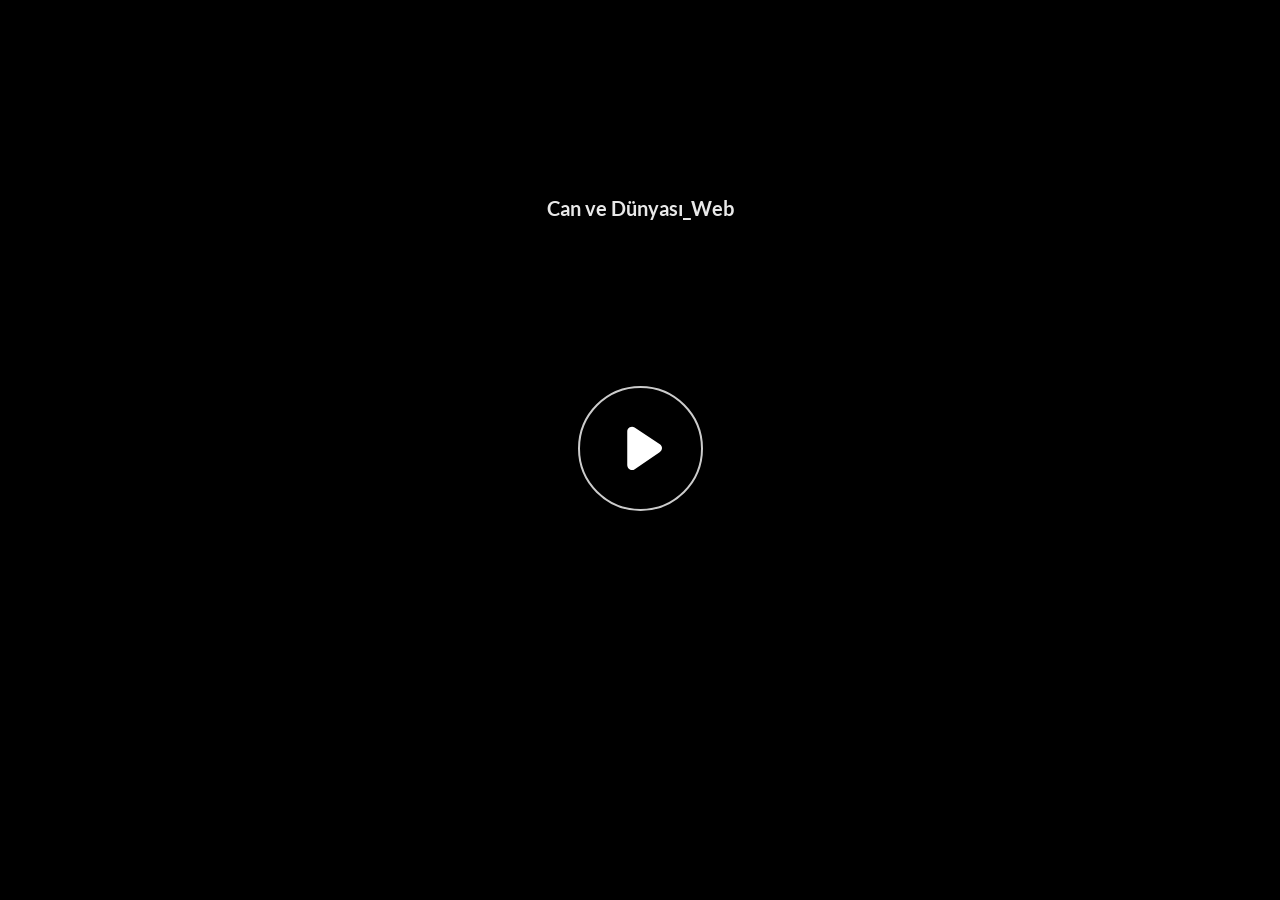
<file: deneme2/story.html>
﻿<!doctype html>
<html lang="en-US">
<head>
  <meta charset="utf-8">
  <!-- Created using Storyline 360 x64 - http://www.articulate.com  -->
  <!-- version: 3.117.36909.0 -->
  <title>Can ve D&#252;nyas&#305;_web</title>
  <meta http-equiv="x-ua-compatible" content="IE=edge"/>
  <meta name="viewport" content="width=device-width,initial-scale=1,user-scalable=no,shrink-to-fit=no,minimal-ui"/>
  <meta name="apple-mobile-web-app-capable" content="yes"/>
  <style>
    html, body { height: 100%; padding: 0; margin: 0 }
    #app { height: 100%; width: 100%; }
  </style>

  <script>
    window.DS = {};
    window.globals = {
      DATA_PATH_BASE: '',
      HAS_FRAME: true,
      HAS_SLIDE: true,

      lmsPresent: false,
      tinCanPresent: false,
      cmi5Present: false,
      aoSupport: false,
      scale: 'Scaled',
      captureRc: false,
      browserSize: 'optimal',
      bgColor: '#282828',
      features: 'DropInBase,JsInteractions,PlayerMemoryEnhancements,PlayerSizeOption,SlideLevelScale',
      themeName: 'unified',
      preloaderColor: '#FFFFFF',
      suppressAnalytics: false,
      productChannel: 'stable',
      publishSource: 'storyline',
      aid: 'aid|e8f61286-b3c8-5b25-9535-000985c788aa',
      cid: 'aab9840d-875e-4203-ab51-5b2e7979f038',
      playerVersion: '3.117.36909.0',
      publishTimestamp: '2026-05-31T08:21:08.7000807Z',
      maxIosVideoElements: 10,
      connectionSettings: { message: 'You%20are%20offline.%20Trying%20to%20reconnect...', useDarkTheme: false, mode: 'disabled' },
      hasFeature: function(feature) {
        return this.features.split(',').includes(feature);
      },
      
      parseParams: function(qs) {
        if (window.globals.parsedParams != null) {
          return window.globals.parsedParams;
        }
        qs = (qs || window.location.search.substr(1)).split('+').join(' ');
        var params = {},
            tokens,
            re = /[?&]?([^=]+)=([^&]*)/g;

        while (tokens = re.exec(qs)) {
          params[decodeURIComponent(tokens[1]).trim()] =
            decodeURIComponent(tokens[2]).trim();
        }
        window.globals.parsedParams = params;
        return params;
      }

    };

    if (window.flagsUnderTest != null) {
      window.globals.features = window.flagsUnderTest.reduce((accum, feature) => {
        if (!accum.includes(feature)) {
          accum.push(feature);
        }
        return accum;
      }, window.globals.features.split(',')).join();
    }
  </script>
  <script>
    var isIe11 = ('ActiveXObject' in window || window.MSBlobBuilder != null)
      && window.msCrypto != null && !window.ActiveXObject;
    if (isIe11) {
      window.globals.unsupportedBrowser = true;
      document.write(atob('[base64]'));
    }
  </script>

  <script>
    if (window.globals.hasFeature('Localization')) {
      
      
    }
  </script>

  
  
  <script>window.THREE = { };</script>
  
</head>
<body style="background: #282828" class="cs-HTML theme-unified">
  <!-- 360 -->
  <script>!function(){var e,i=/iPhone/i,o=/iPod/i,n=/iPad/i,t=/\biOS-universal(?:.+)Mac\b/i,r=/\bAndroid(?:.+)Mobile\b/i,a=/Android/i,d=/(?:SD4930UR|\bSilk(?:.+)Mobile\b)/i,p=/Silk/i,l=/Windows Phone/i,u=/\bWindows(?:.+)ARM\b/i,b=/BlackBerry/i,s=/BB10/i,c=/Opera Mini/i,f=/\b(CriOS|Chrome)(?:.+)Mobile/i,h=/Mobile(?:.+)Firefox\b/i,v=function(e){return void 0!==e&&"MacIntel"===e.platform&&"number"==typeof e.maxTouchPoints&&e.maxTouchPoints>1&&"undefined"==typeof MSStream};e=function(e){var m={userAgent:"",platform:"",maxTouchPoints:0};e||"undefined"==typeof navigator?"string"==typeof e?m.userAgent=e:e&&e.userAgent&&(m={userAgent:e.userAgent,platform:e.platform,maxTouchPoints:e.maxTouchPoints||0}):m={userAgent:navigator.userAgent,platform:navigator.platform,maxTouchPoints:navigator.maxTouchPoints||0};var g=m.userAgent,y=g.split("[FBAN");void 0!==y[1]&&(g=y[0]),void 0!==(y=g.split("Twitter"))[1]&&(g=y[0]);var A=function(e){return function(i){return i.test(e)}}(g),w={apple:{phone:A(i)&&!A(l),ipod:A(o),tablet:!A(i)&&(A(n)||v(m))&&!A(l),universal:A(t),device:(A(i)||A(o)||A(n)||A(t)||v(m))&&!A(l)},amazon:{phone:A(d),tablet:!A(d)&&A(p),device:A(d)||A(p)},android:{phone:!A(l)&&A(d)||!A(l)&&A(r),tablet:!A(l)&&!A(d)&&!A(r)&&(A(p)||A(a)),device:!A(l)&&(A(d)||A(p)||A(r)||A(a))||A(/\bokhttp\b/i)},windows:{phone:A(l),tablet:A(u),device:A(l)||A(u)},other:{blackberry:A(b),blackberry10:A(s),opera:A(c),firefox:A(h),chrome:A(f),device:A(b)||A(s)||A(c)||A(h)||A(f)},any:!1,phone:!1,tablet:!1};return w.any=w.apple.device||w.android.device||w.windows.device||w.other.device,w.phone=w.apple.phone||w.android.phone||w.windows.phone,w.tablet=w.apple.tablet||w.android.tablet||w.windows.tablet,w}(),"object"==typeof exports&&"undefined"!=typeof module?module.exports=e:"function"==typeof define&&define.amd?define((function(){return e})):this.isMobile=e}();
    window.isMobile.apple.tablet = window.isMobile.apple.tablet ||
      (navigator.platform === 'MacIntel' && navigator.maxTouchPoints > 1);
    window.isMobile.apple.device = window.isMobile.apple.device || window.isMobile.apple.tablet;
    window.isMobile.tablet = window.isMobile.tablet || window.isMobile.apple.tablet;
    window.isMobile.any = window.isMobile.any || window.isMobile.apple.tablet;
  </script>

  <div id="focus-sink" tabindex="-1"></div>

  <div id="preso"></div>
  <script>
    (function() {

      var classTypes = [ 'desktop', 'mobile', 'phone', 'tablet' ];

      var addDeviceClasses = function(prefix, testObj) {
        var curr, i;
        for (i = 0; i < classTypes.length; i++) {
          curr = classTypes[i];
          if (testObj[curr]) {
            document.body.classList.add(prefix + curr);
          }
        }
      };

      var params = window.globals.parseParams(),
          isDevicePreview = params.devicepreview === '1',
          isPhoneOverride = params.deviceType === 'phone' || (isDevicePreview && params.phone == '1'),
          isTabletOverride = (params.deviceType === 'tablet' || isDevicePreview) && !isPhoneOverride,
          isMobileOverride = isPhoneOverride || isTabletOverride;

      var deviceView = {
        desktop: !window.isMobile.any && !isMobileOverride,
        mobile: window.isMobile.any || isMobileOverride,
        phone: isPhoneOverride || (window.isMobile.phone && !isTabletOverride),
        tablet: isTabletOverride || window.isMobile.tablet
      };

      window.globals.deviceView = deviceView;
      window.isMobile.desktop = !window.isMobile.any;
      window.isMobile.mobile = window.isMobile.any;

      addDeviceClasses('view-', deviceView);

    })();
  </script>
  
  <script src='story_content/triggers.js' type=text/javascript></script>
<script src='story_content/user.js' type=text/javascript></script>
  <div class="slide-loader"></div>

  <script>
    var doc = document, loader = doc.body.querySelector('.slide-loader'); [ 1, 2, 3 ].forEach(function(n) { var d = doc.createElement('div'); d.style.backgroundColor = window.globals.preloaderColor; d.classList.add('mobile-loader-dot'); d.classList.add('dot' + n); loader.appendChild(d); });
  </script>

  <div class="mobile-load-title-overlay" style="display: none">
    <div class="mobile-load-title">Can ve D&#252;nyas&#305;_web</div>
  </div>

  <div class="mobile-chrome-warning"></div>

  
<style>
  .warn-connection-dialog {
    display: none;
    background: transparent;
    pointer-events: all;
    position: fixed;
    left: 0;
    top: 0;
    width: 100%;
    height: 100%;
    z-index: 999;
  }

  .warn-connection-content {
    pointer-events: all;
    border-radius: 4px;
    background: white;
    border: 1px solid #E7E7E7;
    color: #333333;
    box-shadow: 0 2px 4px rgba(0, 0, 0, 0.25);
    transition: all 150ms ease-out;
    position: absolute;
    white-space: nowrap;
  }

  .view-phone.is-landscape .warn-connection-content {
    left: 23px;
    bottom: 23px;
  }

  .view-tablet.is-landscape .warn-connection-content {
    left: 50%;
    top: 20px;
    transform: translateX(-50%);
  }

  .view-mobile.is-portrait .warn-connection-content {
    transform: translate(-50%, calc(-100% - 15px));
  }

  .warn-connection-content p {
    display: inline-block;
    margin: 0 8px 0 0;
    line-height: 33px;
    font-size: 11px;
  }

  .warn-connection-content svg {
    position: relative;
    vertical-align: middle;
    margin: 0 2px 2px 8px;
  }

  .view-desktop .warn-connection-content {
    left: 1.5em;
    bottom: 1.5em;
  }

  .view-desktop .warn-connection-content p {
    font-size: 1.1em;
  }

  .is-offline .warn-connection-dialog {
    display: block;
  }

  .is-offline .cs-panel * {
    pointer-events: none !important;
  }

  .is-offline .cs-panel {
    pointer-events: all !important;
  }

  .is-offline #nav-controls * {
    pointer-events: none !important;
  }

  .is-offline #nav-controls {
    pointer-events: all !important;
  }
</style>

<div class="warn-connection-dialog" role="alertdialog" aria-modal="true" tabindex="0" aria-labelledby="warn-connection-message">
  <div class="warn-connection-content">
    <svg width="17" height="15" viewBox="0 0 17 15" xmlns="http://www.w3.org/2000/svg">
      <path fill="#8F0000" stroke="white" d="M16.07,12.98 L15.88,12.23 L9.51,1.21 C8.97,0.26,7.6,0.26,7.06,1.21 L0.69,12.23 C0.15,13.16,0.81,14.36,1.91,14.36 H14.65 C15.47,14.36,16.05,13.7,16.07,12.98 Z"/>
      <path fill="white" stroke="white" d="M8.58,5.5 C8.35,5.28,8.5,5.35,8.21,5.32 C8.09,5.35,7.97,5.49,7.96,5.67 C7.97,5.79,7.98,5.92,7.98,6.04 L7.98,6.04 C7.99,6.17,8,6.31,8.01,6.43 L8.01,6.44 C8.03,6.92,8.06,7.41,8.09,7.9 L8.09,7.9 C8.12,8.39,8.14,8.88,8.17,9.37 C8.17,9.39,8.18,9.42,8.2,9.44 C8.23,9.46,8.25,9.47,8.28,9.47 C8.31,9.47,8.34,9.46,8.35,9.44 C8.37,9.43,8.38,9.4,8.39,9.35 L8.39,9.34 C8.39,9.24,8.4,9.15,8.4,9.05 L8.4,9.05 C8.41,8.96,8.41,8.86,8.42,8.75 C8.43,8.44,8.45,8.12,8.47,7.81 L8.47,7.81 C8.49,7.49,8.51,7.18,8.53,6.87 C8.55,6.46,8.56,6.05,8.59,5.64 L8.6,5.62 C8.6,5.57,8.59,5.53,8.58,5.5 L8.21,5.32 Z"/>
      <circle fill="white" stroke="white" cx="8.3" cy="11.35" r="0.3"/>
    </svg>
    <p id="warn-connection-message">You are offline. Trying to reconnect...</p>
  </div>
</div>

<script>
  (function() {
    window.DS.connection = {
      warningShown: false,
      assets: {},
      loadingAssetGroup: false,
      retryDelay: 500
    };

    var connectionSettings = window.globals.connectionSettings || {};

    var useConnectionMessages = window.AbortController != null &&
      window.location.protocol != 'file:' &&
      connectionSettings.mode === 'normal';

    window.DS.connection.useConnectionMessages = useConnectionMessages;

    var assetCount = 0;
    var checkLoadedId;


    if (useConnectionMessages && connectionSettings != null) {
      var contentEl = document.querySelector('.warn-connection-content');
      var messageEl = contentEl.querySelector('p');

      if (connectionSettings.useDarkTheme) {
        contentEl.style.borderColor = '#BABBBA';
        contentEl.style.backgroundColor = '#282828';
        contentEl.style.color = '#FFFFFF';
      }

      if (connectionSettings.message != null) {
        messageEl.textContent = window.decodeURIComponent(connectionSettings.message);
      }
    }

    function checkAssetsReady() {
      for (var i in DS.connection.assets) {
        if (!DS.connection.assets[i].success) {
          return false;
        }
      }
      return true;
    }

    function stopAssetGroup() {
      if (!useConnectionMessages) { return; }

      assetCount = 0;

      DS.connection.oldAssetGroup = DS.connection.assets;
      DS.connection.assets = {};
      DS.connection.loadingAssetGroup = false;
      clearInterval(checkLoadedId);
    }

    function startAssetGroup() {
      if (!useConnectionMessages) { return; }
      var ticks = 0;
      clearInterval(checkLoadedId);
      checkLoadedId = setInterval(function() {
        var loaded = 0;
        if (assetCount === 0 && loaded === 0) {
          clearInterval(checkLoadedId);
          return;
        }

        for (var i in DS.connection.assets) {
          if (DS.connection.assets[i].success) {
            loaded++;
          }
        }

        if (assetCount === loaded && checkAssetsReady()) {
          for (var i in DS.connection.assets) {
            if (DS.connection.assets[i].action) {
              DS.connection.assets[i].action();
            }
          }
          hideWarning();
          stopAssetGroup();
        }
      }, 100)
    }

    function requiredAsset(url, action, retry, type) {
      if (!useConnectionMessages) { return; }
      if (DS.connection.assets[url]) { return; }

      DS.connection.assets[url] = {
        success: false, action: action, retry: retry, type: type
      };
      assetCount = Object.keys(DS.connection.assets).length;
      if (!DS.connection.loadingAssetGroup) {
        startAssetGroup();
      }
      DS.connection.loadingAssetGroup = true;
    }

    function assetLoaded(url) {
      if (!useConnectionMessages) { return; }
      if (DS.connection.assets[url]) {
        DS.connection.assets[url].success = true;
      }
    }

    function assetFailed(url) {
      if (!useConnectionMessages) { return; }
      if (!DS.connection.assets[url]) {
        if (/\.js$/.test(url) && url.indexOf('transcripts') === -1) {
          setTimeout(function() {
            if (DS.connection.lastSlideLoaded != null) {
              DS.connection.lastSlideLoaded();
            }
          }, DS.connection.retryDelay);
        }
        return;
      }
      if (!DS.connection.warningShown) { showWarning(); }
      if (DS.connection.assets[url].retry) {
        setTimeout(function() {
          if (!DS.connection.assets[url].success) {
            DS.connection.assets[url].retry()
          }
        }, DS.connection.retryDelay);
      }
    }

    function hideWarning() {
      document.body.classList.remove('is-offline');
      DS.connection.warningShown = false;
      enableKeys();
    }
    DS.connection.hideWarning = hideWarning

    function showWarning(btn) {
      document.body.classList.add('is-offline')
      DS.connection.warningShown = true;
      updateWarningPosition();
      disableKeys();
    }

    function updateWarningPosition() {
      if (!DS.connection.warningShown) {
        return;
      }

      var isPortrait = document.body.classList.contains('is-portrait');
      var isMobile = document.body.classList.contains('view-mobile');
      var warningEl = document.querySelector('.warn-connection-content');

      if (isPortrait && isMobile) {
        var slide = document.querySelector('.primary-slide');
        var slideRect = slide != null
          ? slide.getBoundingClientRect()
          : { top: window.innerHeight, left: 0, width: window.innerWidth };

        warningEl.style.top = `${slideRect.top}px`
        warningEl.style.left = `${slideRect.left + slideRect.width / 2}px`
      } else {
        warningEl.style.top = null;
        warningEl.style.left = null;
      }

      window.requestAnimationFrame(updateWarningPosition);
    }

    function onDisableKeyDown(e) {
      e.preventDefault();
      e.stopImmediatePropagation();
    }

    function onDisableKeyUp(e) {
      e.preventDefault();
      e.stopImmediatePropagation();
    }

    var accStyle = document.createElement('style');
    var warnDialogEl = document.querySelector('.warn-connection-dialog');

    function disableKeys() {
      if (DS.views && DS.views.nsStack && DS.views.nsStack.length === 1) {
        DS.views.nsStack[0].tabReachable = false
        DS.views.nsStack[0].updateTabIndex(true);
      }

      accStyle.innerHTML = '.acc-shadow-dom { display: none; }';
      document.body.appendChild(accStyle);

      warnDialogEl.parentNode.append(warnDialogEl);
      warnDialogEl.focus();
    }

    function enableKeys() {
      accStyle.remove();
      if (DS.views && DS.views.nsStack && DS.views.nsStack.length === 1 && DS.views.nsStack[0].name === '_frame') {
        DS.views.nsStack[0].tabReachable = true;
        DS.views.nsStack[0].updateTabIndex();
      }
    }

    // these will all be noops if the feature flag isn't set in
    // the data and `window.globals.features`
    DS.connection.requiredAsset = requiredAsset;
    DS.connection.assetLoaded = assetLoaded;
    DS.connection.assetFailed = assetFailed;
    DS.connection.stopAssetGroup = stopAssetGroup;
    DS.connection.startAssetGroup = startAssetGroup;
  })();
</script>


  <script>
    
    if (window.autoSpider && window.vInterfaceObject) {
      document.querySelector('.mobile-load-title-overlay').style.display = 'none';
    }
  </script>

  

  <link rel="stylesheet" href="html5/data/css/output.min.css" data-noprefix/>
</body>
<script src="html5/lib/scripts/bootstrapper.min.js"></script>
</html>
</file>
<file: deneme/html5/data/css/output.min.css>
@font-face {
  font-family: 'LatoBold Charset1_ Bold41BCDCB9';
  src: url('[data-uri]');
  font-style: normal;
  font-weight: bold;
}
@font-face {
  font-family: 'Lato Charset1_ 6qA1RTd73BD5CEA3';
  src: url('[data-uri]');
  font-style: normal;
  font-weight: normal;
}
@font-face {
  font-family: 'KG I Need A Font Charse3C5987F2';
  src: url('[data-uri]');
  font-style: normal;
  font-weight: normal;
}
@font-face {
  font-family: 'Patrick Hand Charset1_ 88BF12F7';
  src: url('[data-uri]');
  font-style: normal;
  font-weight: normal;
}
@font-face {
  font-family: 'KG I Need A Font CharseAF2D420B';
  src: url('[data-uri]');
  font-style: normal;
  font-weight: normal;
}
@font-face {
  font-family: 'Patrick Hand Charset0_v0C51C515';
  src: url('[data-uri]');
  font-style: normal;
  font-weight: normal;
}
.cs-HTML {
  background: rgba(40, 40, 40, 1);
}
.cs-npnxnanbnsnfns00000000101 .cs-infopanel  {
  box-shadow: 0 1px 0 rgba(0, 0, 0, 0);
  background: rgba(255, 255, 255, 1);
}
.cs-npnxnanbnsnfns00000000101 .cs-infopanel .cs-link {
  color: rgba(186, 187, 186, 1);
}
.cs-npnxnanbnsnfns00000000101 .cs-infopanel .cs-link:hover {
  color: rgba(255, 255, 255, 1);
}
.cs-npnxnanbnsnfns00000000101 .cs-infopanel .cs-name {
  color: rgba(68, 68, 68, 1);
}
.cs-npnxnanbnsnfns00000000101 .cs-infopanel .cs-title {
  color: rgba(153, 153, 153, 1);
}
.cs-npnxnanbnsnfns00000000101 .cs-infopanelpopup  {
  box-shadow: 0 1px 0 rgba(0, 0, 0, 0);
  background: rgba(0, 0, 0, 0);
}
.cs-npnxnanbnsnfns00000000101 .cs-infopanelpopup .cs-link {
  color: rgba(255, 0, 0, 1);
}
.cs-npnxnanbnsnfns00000000101 .cs-infopanelpopup .cs-link:hover {
  color: rgba(255, 255, 255, 1);
}
.cs-npnxnanbnsnfns00000000101 .cs-infopanelpopup .cs-name {
  color: rgba(255, 255, 255, 1);
}
.cs-npnxnanbnsnfns00000000101 .cs-infopanelpopup .cs-bio {
  color: rgba(186, 187, 186, 1);
}
.cs-npnxnanbnsnfns00000000101 .cs-timer  {
  color: rgba(186, 187, 186, 1);
}
.cs-npnxnanbnsnfns00000000101 .cs-duration stop:first-child {
  stop-color: rgba(60, 60, 60, 1);
}
.cs-npnxnanbnsnfns00000000101 .cs-duration stop:last-child {
  stop-color: rgba(60, 60, 60, 1);
}
.cs-npnxnanbnsnfns00000000101 .cs-elapsed stop:first-child {
  stop-color: rgba(254, 227, 71, 1);
}
.cs-npnxnanbnsnfns00000000101 .cs-elapsed stop:last-child {
  stop-color: rgba(254, 227, 71, 1);
}
.cs-npnxnanbnsnfns00000000101 .cs-timer .cs-pie .cs-innerstroke {
  stroke: rgba(199, 199, 199, 1);
}
.cs-npnxnanbnsnfns00000000101 .cs-timer .cs-pie .cs-innerborder {
  stroke: rgba(255, 255, 255, 1);
}
.cs-npnxnanbnsnfns00000000101 .cs-window  {
  box-shadow: 0 8px 5px rgba(0, 0, 0, 0.2);
  border-color: rgba(49, 99, 0, 0);
  background: rgba(33, 33, 33, 1);
  color: rgba(248, 248, 248, 1);
}
.cs-npnxnanbnsnfns00000000101 .cs-window .cs-diva {
  border-color: rgba(78, 78, 78, 1);
}
.cs-npnxnanbnsnfns00000000101 .cs-window .cs-divb {
  border-color: rgba(78, 78, 78, 0);
}
.cs-npnxnanbnsnfns00000000101 .cs-editor .cs-editor-slide {
  color: rgba(226, 226, 226, 1);
}
.cs-npnxnanbnsnfns00000000101 .cs-editor .cs-editor-html {
  color: rgba(186, 187, 186, 1);
}
.cs-npnxnanbnsnfns00000000101 .cs-editor .cs-editor-button {
  text-shadow: 0 1px 0 rgba(0, 0, 0, 0);
  color: rgba(255, 255, 255, 1);
  border-color: rgba(211, 211, 211, 1);
  background: rgba(34, 34, 34, 1);
}
.cs-npnxnanbnsnfns00000000101 .cs-editor .cs-editor-button:hover {
  background: rgba(68, 68, 68, 1);
}
.cs-npnxnanbnsnfns00000000101 .cs-editor .cs-editor-button:active {
  background: rgba(68, 68, 68, 1);
}
.cs-npnxnanbnsnfns00000000101 .cs-listitem  {
  color: rgba(186, 187, 186, 1);
  border-color: none;
  border: 1px solid transparent;
}
.cs-npnxnanbnsnfns00000000101 .cs-listitem:hover {
  background: rgba(255, 255, 255, 0.06);
  border-color: rgba(108, 108, 108, 1) !important;
  border-width: 1px;
  border-radius: 2px;
  border-style: solid;
  box-sizing: border-box;
}
.cs-npnxnanbnsnfns00000000101 .cs-listitem.hover {
  background: rgba(255, 255, 255, 0.06);
  border-color: rgba(108, 108, 108, 1) !important;
  border-width: 1px;
  border-radius: 2px;
  border-style: solid;
  box-sizing: border-box;
}
.cs-npnxnanbnsnfns00000000101 .cs-glossary  {
  color: rgba(186, 187, 186, 1);
}
.cs-npnxnanbnsnfns00000000101 .cs-glossary .cs-scrolling-panel {
  background: rgba(0, 0, 0, 0);
}
.cs-npnxnanbnsnfns00000000101 .cs-glossary .cs-term.cs-selected .cs-choice-list-trigger {
  color: rgba(255, 255, 255, 1);
  background: rgba(255, 255, 255, 1);
}
.cs-npnxnanbnsnfns00000000101 .cs-glossary .cs-term.cs-selected .cs-choice-list-trigger:focus {
  color: rgba(255, 255, 255, 1);
  background: rgba(255, 255, 255, 1);
}
.cs-npnxnanbnsnfns00000000101 .cs-glossary .cs-term:hover .cs-choice-list-trigger {
  background: rgba(186, 187, 186, 1);
}
.cs-npnxnanbnsnfns00000000101 .cs-glossary .cs-term.hover .cs-choice-list-trigger {
  background: rgba(186, 187, 186, 1);
}
.cs-npnxnanbnsnfns00000000101 .cs-glossary .cs-term .cs-choice-list-trigger:focus {
  background: rgba(186, 187, 186, 1);
}
.cs-npnxnanbnsnfns00000000101 .cs-glossary .cs-diva {
  border-color: rgba(0, 0, 0, 0);
}
.cs-npnxnanbnsnfns00000000101 .cs-glossary .cs-divb {
  border-color: rgba(0, 0, 0, 0);
}
.cs-npnxnanbnsnfns00000000101 .cs-glossary .cs-divc {
  border-color: rgba(0, 0, 0, 0);
}
.cs-npnxnanbnsnfns00000000101 .cs-glossary .cs-heading {
  color: rgba(248, 248, 248, 1);
  font-weight: 700;
}
.note-content p span {
  color: rgba(186, 187, 186, 1);
  line-height: 1.4em;
  font-size: 103.769%;
}
.cs-npnxnanbnsnfns00000000101 .cs-resource .cs-separator {
  border-color: rgba(0, 0, 0, 0);
}
.cs-npnxnanbnsnfns00000000101 .cs-outline  {
  color: rgba(45, 45, 45, 1);
}
.cs-npnxnanbnsnfns00000000101 .cs-outline .cs-diva {
  border-color: rgba(0, 0, 0, 0);
}
.cs-npnxnanbnsnfns00000000101 .cs-outline .cs-divb {
  border-color: rgba(0, 0, 0, 0);
}
.cs-npnxnanbnsnfns00000000101 .cs-outline .cs-divc {
  border-color: rgba(0, 0, 0, 0);
}
.cs-npnxnanbnsnfns00000000101 .cs-outline .cs-search-filter:hover {
  color: rgba(0, 0, 0, 0);
}
.cs-npnxnanbnsnfns00000000101 .cs-outline .cs-search-filter.hover {
  color: rgba(0, 0, 0, 0);
}
.cs-npnxnanbnsnfns00000000101 .cs-transcript  {
  color: rgba(255, 255, 255, 1);
}
.cs-npnxnanbnsnfns00000000101 .cs-transcript .cs-div {
  border-color: rgba(0, 0, 0, 0);
}
.cs-npnxnanbnsnfns00000000101 .cs-tabs:not(.topmenu-item) {
  color: rgba(248, 248, 248, 1);
}
.cs-npnxnanbnsnfns00000000101 .cs-tabs .cs-inner-button:not(.topmenu-item) {
  text-shadow: 0 1px 0 rgba(0, 0, 0, 0);
}
.cs-npnxnanbnsnfns00000000101 .cs-tabs:hover:not(.topmenu-item) {
  color: rgba(248, 248, 248, 1);
}
.cs-npnxnanbnsnfns00000000101 .cs-tabs.cs-selected {
  background: rgba(0, 0, 0, 0);
  color: rgba(248, 248, 248, 1);
}
.cs-npnxnanbnsnfns00000000101 .cs-seekcontrol  {
  background: rgba(0, 0, 0, 0);
  border-color: rgba(0, 0, 0, 0);
}
.cs-npnxnanbnsnfns00000000101 .cs-seekcontrol .cs-button:hover .cs-icon {
  fill: rgba(255, 255, 255, 1);
}
.cs-npnxnanbnsnfns00000000101 .cs-seekcontrol .cs-button.hover .cs-icon {
  fill: rgba(255, 255, 255, 1);
}
.cs-npnxnanbnsnfns00000000101 .cs-seekcontrol .cs-button .cs-icon-shadow {
  fill: rgba(0, 0, 0, 0);
}
.cs-npnxnanbnsnfns00000000101 .cs-seekcontrol .cs-button .cs-icon {
  fill: rgba(180, 180, 180, 1);
}
.cs-npnxnanbnsnfns00000000101 .cs-seekcontrol .cs-seek .cs-fill {
  background: rgba(255, 255, 255, 0.6);
}
.cs-npnxnanbnsnfns00000000101 .cs-seekcontrol .cs-seek {
  background: rgba(108, 108, 108, 1);
  border-color: rgba(0, 0, 0, 0);
}
.cs-npnxnanbnsnfns00000000101 .cs-searchinput .cs-input {
  color: rgba(186, 187, 186, 1);
  border-color: rgba(0, 0, 0, 0);
  background: rgba(255, 255, 255, 0.06);
}
.cs-npnxnanbnsnfns00000000101 .cs-searchinput .cs-input:focus {
  color: rgba(248, 248, 248, 1);
  background: rgba(41, 41, 41, 1);
}
.cs-npnxnanbnsnfns00000000101 .cs-searchinput .cs-input:hover {
  box-shadow: inset 0 0 1px 0 rgba(69, 126, 19, 0);
}
.cs-npnxnanbnsnfns00000000101 .cs-searchinput .cs-input.hover {
  box-shadow: inset 0 0 1px 0 rgba(69, 126, 19, 0);
}
.cs-npnxnanbnsnfns00000000101 .cs-searchinput .cs-button .cs-icon {
  fill: rgba(186, 187, 186, 1);
}
.cs-npnxnanbnsnfns00000000101 .cs-searchinput .cs-button:hover {
  fill: rgba(63, 133, 0, 1);
}
.cs-npnxnanbnsnfns00000000101 .cs-searchinput .cs-button.hover {
  fill: rgba(63, 133, 0, 1);
}
.cs-npnxnanbnsnfns00000000101 .cs-menu  {
  box-shadow: 0 1px 0 rgba(0, 0, 0, 0);
  background: rgba(33, 33, 33, 1);
}
.cs-npnxnanbnsnfns00000000101 .cs-topmenu-item.active .cs-tab {
  background: rgba(33, 33, 33, 1);
}
.cs-npnxnanbnsnfns00000000101 .cs-logo  {
  box-shadow: 0 1px 0 rgba(37, 75, 0, 1);
  background: rgba(255, 255, 255, 0);
}
.cs-npnxnanbnsnfns00000000101 .cs-checkbox  {
  color: rgba(255, 255, 255, 1);
}
.cs-npnxnanbnsnfns00000000101 .cs-checkbox:hover {
  border-color: rgba(175, 221, 130, 1);
}
.cs-npnxnanbnsnfns00000000101 .cs-checkbox.hover {
  border-color: rgba(175, 221, 130, 1);
}
.cs-npnxnanbnsnfns00000000101 .cs-checkbox .cs-box {
  color: rgba(255, 255, 255, 1);
  border-color: rgba(42, 83, 0, 1);
}
.cs-npnxnanbnsnfns00000000101 .cs-checkbox .cs-box:checked::after {
  color: rgba(43, 196, 0, 1);
}
.cs-npnxnanbnsnfns00000000101 .cs-button  {
  text-shadow: 0 1px 0 rgba(0, 0, 0, 0);
  color: rgba(186, 187, 186, 1);
  border-color: rgba(0, 0, 0, 0);
  background: rgba(0, 0, 0, 0);
  box-shadow: 0 1px 0 rgba(0, 0, 0, 0);
}
.cs-npnxnanbnsnfns00000000101 .cs-button .cs-icon {
  fill: rgba(186, 187, 186, 1);
}
.cs-npnxnanbnsnfns00000000101 .cs-button .cs-icon-shadow {
  fill: rgba(0, 0, 0, 0);
}
.cs-npnxnanbnsnfns00000000101 .cs-button:hover {
  background: rgba(248, 248, 248, 1);
}
.cs-npnxnanbnsnfns00000000101 .cs-button.hover {
  background: rgba(248, 248, 248, 1);
}
.cs-npnxnanbnsnfns00000000101 .cs-button:active {
  background: rgba(0, 0, 0, 0);
}
.cs-npnxnanbnsnfns00000000101 .cs-button.cs-disabled:hover {
  background: rgba(0, 0, 0, 0);
}
.cs-npnxnanbnsnfns00000000101 .cs-button.cs-disabled.hover {
  background: rgba(0, 0, 0, 0);
}
.cs-npnxnanbnsnfns00000000101 .cs-button.cs-disabled:active {
  background: rgba(0, 0, 0, 0);
}
.cs-npnxnanbnsnfns00000000101 .cs-button.cs-volume:hover {
  background: rgba(0, 0, 0, 0);
}
.cs-npnxnanbnsnfns00000000101 .cs-button.cs-volume.hover {
  background: rgba(0, 0, 0, 0);
}
.cs-npnxnanbnsnfns00000000101 .cs-button.cs-volume:active {
  background: rgba(0, 0, 0, 0);
}
.cs-npnxnanbnsnfns00000000101.cs-base  {
  color: rgba(186, 187, 186, 1);
  border-color: rgba(40, 40, 40, 1);
  background: rgba(40, 40, 40, 1);
}
.cs-npnxnanbnsnfns00000000101.cs-base .cs-separator .cs-diva {
  background: rgba(69, 69, 69, 1);
}
.cs-npnxnanbnsnfns00000000101.cs-base .cs-separator .cs-divb {
  background: rgba(0, 0, 0, 0);
}
.cs-npnxnanbnsnfns00000000101.cs-base .cs-topmenu-item.active .cs-tab {
  border-color: rgba(69, 69, 69, 1);
}
.cs-npnxnanbnsnfns00000000101.cs-base .cs-topmenu-item.active .cs-panel {
  border-color: rgba(69, 69, 69, 1);
}
.cs-npnxnanbnsnfns00000000101.cs-base .cs-left {
  background: rgba(33, 33, 33, 1);
}
.cs-npnxnanbnsnfns00000000101.cs-base .cs-area-primary .cs-slide-container {
  background: rgba(40, 40, 40, 1);
}
.cs-npnxnanbnsnfns00000000101.cs-base.cs-custom-theme .cs-brandhighlight-bg {
  background: rgba(79, 189, 244, 1) !important;
}
.cs-npnxnanbnsnfns00000000101.cs-base.cs-custom-theme .cs-brandhighlight-secondary-bg {
  background: rgba(255, 255, 255, 1) !important;
}
.cs-npnxnanbnsnfns00000000101.cs-base.cs-custom-theme .cs-brandhighlight-border {
  border-color: rgba(79, 189, 244, 1) !important;
}
.cs-npnxnanbnsnfns00000000101.cs-base.cs-custom-theme .cs-brandhighlight-text {
  color: rgba(79, 189, 244, 1) !important;
}
.cs-npnxnanbnsnfns00000000101.cs-base.cs-custom-theme .cs-brandhighlight-fill {
  fill: rgba(79, 189, 244, 1) !important;
}
.cs-npnxnanbnsnfns00000000101.cs-base.cs-custom-theme .cs-listitem.cs-selected {
  background-color: rgba(255, 255, 255, 0.06) !important;
}
.cs-npnxnanbnsnfns00000000101 .cs-volume::-moz-range-thumb {
  border-color: rgba(43, 85, 0, 1);
  box-shadow: inset 0 0 1px 0 rgba(43, 85, 0, 1);
  background: rgba(255, 255, 255, 1);
}
.cs-npnxnanbnsnfns00000000101 .cs-volume::-ms-thumb {
  border-color: rgba(43, 85, 0, 1);
  box-shadow: inset 0 0 1px 0 rgba(43, 85, 0, 1);
  background: rgba(255, 255, 255, 1);
}
.cs-npnxnanbnsnfns00000000101 .cs-volume::-webkit-slider-thumb {
  border-color: rgba(43, 85, 0, 1);
  box-shadow: inset 0 0 1px 0 rgba(43, 85, 0, 1);
  background: rgba(255, 255, 255, 1);
}
.cs-npnxnanbnsnfns00000000101 .cs-volume::-moz-range-track {
  border-color: rgba(66, 140, 1, 1);
  background: rgba(108, 108, 108, 1);
}
.cs-npnxnanbnsnfns00000000101 .cs-volume::-ms-track {
  border-color: rgba(66, 140, 1, 1);
  background: rgba(108, 108, 108, 1);
}
.cs-npnxnanbnsnfns00000000101 .cs-volume::-webkit-slider-runnable-track {
  border-color: rgba(66, 140, 1, 1);
  background: rgba(108, 108, 108, 1);
}
body.show-focus .tab-focus-box {
  box-shadow: 0 0 0 1px rgba(255, 255, 0, 1), 0 0 0 3px rgba(0, 32, 96, 1), 0 0 5px 5px rgba(255, 255, 0, 1);
  border-color: transparent;
  outline: 2px transparent solid;
}
.skipnav {
  box-shadow: 0 0 0 1px rgba(255, 255, 0, 1), 0 0 0 3px rgba(0, 32, 96, 1), 0 0 5px 5px rgba(255, 255, 0, 1);
  border-color: transparent;
  outline: 2px transparent solid;
}
.cs-npnxnanbnsnfns00000000101 .cs-listitem:hover {
  color: none;
}
.cs-npnxnanbnsnfns00000000101 .cs-listitem.hover {
  color: none;
}
.cs-npnxnanbnsnfns00000000101 .cs-listitem.cs-viewed {
  color: #BABBBA;
}
.cs-npnxnanbnsnfns00000000101 .cs-listitem {
  color: #BABBBA;
}
.cs-npnxnanbnsnfns00000000101 .cs-listitem:hover .cs-icon-carrot * {
  fill: none;
}
.cs-npnxnanbnsnfns00000000101 .cs-listitem.hover .cs-icon-carrot * {
  fill: none;
}
.cs-npnxnanbnsnfns00000000101 .cs-listitem .cs-icon-carrot {
  color: none;
  top: calc(3px);
}
.cs-npnxnanbnsnfns00000000101 .cs-listitem .cs-icon-carrot .cs-shadow {
  color: #F8F8F8;
}
.cs-npnxnanbnsnfns00000000101 .item-collapsible .is-scene {
  color: #F8F8F8 !important;
  font-weight: 700;
}
.cs-npnxnanbnsnfns00000000101 .is-scene .cs-icon-carrot * {
  color: #F8F8F8 !important;
  font-weight: 700;
}
.cs-npnxnanbnsnfns00000000101 .is-scene:not(.outline-links-collapse) > a {
  color: #F8F8F8;
}
.cs-npnxnanbnsnfns00000000101 .is-scene:not(.outline-links-collapse) .cs-icon-carrot * {
  fill: none !important;
  color: #F8F8F8 !important;
}
.cs-npnxnanbnsnfns00000000101 .tabs, .cs-npnxnanbnsnfns00000000101 .cs-logo {
  border-bottom: 1px solid rgba(108, 108, 108, 1);
}
.cs-npnxnanbnsnfns00000000101 .area-secondary-wrapper:after {
  background-image: url('[data-uri]');
  background-size: 100%;
}
.cs-npnxnanbnsnfns00000000101 .panel-footer {
  background: #212121;
}
.cs-npnxnanbnsnfns00000000101 #outline-search {
  background: rgba(255, 255, 255, 0.06);
  border-color: rgba(108, 108, 108, 1);
  border-width: 1px;
  border-style: solid;
}
.cs-npnxnanbnsnfns00000000101 .topmenu-panel #outline-search {
  background: #545454;
}
.cs-npnxnanbnsnfns00000000101 .search-icon circle, .cs-npnxnanbnsnfns00000000101 .search-icon path {
  stroke: #BABBBA;
}
.cs-npnxnanbnsnfns00000000101 #outline-search input[type   =search] {
  color: #F8F8F8;
}
.cs-npnxnanbnsnfns00000000101 #outline-search ::-webkit-input-placeholder {
  color: #BABBBA !important;
}
.cs-npnxnanbnsnfns00000000101 #outline-search :-ms-input-placeholder {
  color: #BABBBA !important;
}
.cs-npnxnanbnsnfns00000000101 #outline-search ::-moz-placeholder {
  color: #BABBBA !important;
  opacity: 1;
}
.cs-npnxnanbnsnfns00000000101 .cs-topmenu-item.active, body:not(.is-touchable-tablet) .cs-npnxnanbnsnfns00000000101 .cs-topmenu-item:hover {
  color: #F8F8F8;
}
.cs-npnxnanbnsnfns00000000101 .cs-topmenu-item.button-tapped {
  color: #F8F8F8;
}
.cs-npnxnanbnsnfns00000000101 .cs-topmenu-item.active .cs-tab, .cs-npnxnanbnsnfns00000000101 .cs-topmenu-item .cs-tab {
  background: transparent !important;
  border: none !important;
}
.cs-npnxnanbnsnfns00000000101 .top-tabs-drop-icon div {
  background: #BABBBA;
}
.cs-npnxnanbnsnfns00000000101 .cs-panel.topmenu-panel .panel-content, .cs-npnxnanbnsnfns00000000101 .top-tabs-drop {
  background: #212121;
}
.cs-npnxnanbnsnfns00000000101 .cs-topmenu-item.active .cs-panel {
  background: #212121;
}
.cs-npnxnanbnsnfns00000000101 .cs-menu.topmenu-panel, .cs-npnxnanbnsnfns00000000101 .top-tabs-drop {
  border: 1px solid rgba(69, 69, 69, 1) !important;
  border-radius: 3px;
}
.cs-npnxnanbnsnfns00000000101 .resources .resources-list a:hover {
  background: rgba(255, 255, 255, 0.06);
}
body:not(.is-touchable-tablet) .cs-npnxnanbnsnfns00000000101 .resources .resources-list a:hover {
  background: rgba(255, 255, 255, 0.06);
}
.cs-npnxnanbnsnfns00000000101 .resources .resources-list a.hover {
  background: rgba(255, 255, 255, 0.06);
}
body:not(.is-touchable-tablet) .cs-npnxnanbnsnfns00000000101 .resources .resources-list a.hover {
  background: rgba(255, 255, 255, 0.06);
}
.cs-npnxnanbnsnfns00000000101 .resources .resources-list a.button-tapped {
  background: rgba(255, 255, 255, 0.06);
}
.cs-npnxnanbnsnfns00000000101 .cs-icon path, .cs-npnxnanbnsnfns00000000101 .cs-icon rect, .cs-npnxnanbnsnfns00000000101 .cs-icon polygon, .cs-npnxnanbnsnfns00000000101 .menu-icon-wrapper.menu-icon-wrapper-hover path {
  fill: #BABBBA;
}
.cs-npnxnanbnsnfns00000000101 .cs-icon .icon-stroke-only {
  fill: none !important;
  stroke: #BABBBA !important;
}
body:not(.is-touchable-tablet) .cs-npnxnanbnsnfns00000000101 .cs-button:hover .cs-icon path, body:not(.is-touchable-tablet) .cs-npnxnanbnsnfns00000000101 .cs-button:hover .cs-icon rect, body:not(.is-touchable-tablet) .cs-npnxnanbnsnfns00000000101 .cs-button:hover .cs-icon polygon {
  fill: #F8F8F8;
}
body:not(.is-touchable-tablet) .cs-npnxnanbnsnfns00000000101 .cs-tabs:hover .search-icon circle, body:not(.is-touchable-tablet) .cs-npnxnanbnsnfns00000000101 .cs-tabs:hover .search-icon path {
  stroke: #F8F8F8;
}
.cs-npnxnanbnsnfns00000000101 .cs-button.button-tapped .cs-icon path, .cs-npnxnanbnsnfns00000000101 .cs-button.button-tapped .cs-icon rect, .cs-npnxnanbnsnfns00000000101 .cs-button.button-tapped .cs-icon polygon {
  fill: #F8F8F8;
}
body:not(.is-touchable-tablet) .cs-npnxnanbnsnfns00000000101 .cs-button:hover .cs-icon .icon-stroke-only {
  fill: none !important;
  stroke: #F8F8F8 !important;
}
.cs-npnxnanbnsnfns00000000101 .cs-button:button-tapped .cs-icon .icon-stroke-only {
  fill: none !important;
  stroke: #F8F8F8 !important;
}
.cs-npnxnanbnsnfns00000000101 .menu-icon-wrapper.menu-icon-wrapper-hover svg path {
  fill: #F8F8F8;
}
.floating-sidebar:not(.sidebar-closed) .cs-npnxnanbnsnfns00000000101 #hamburger .menu-icon-wrapper svg path {
  fill: #BABBBA;
}
.floating-sidebar:not(.sidebar-closed) .cs-npnxnanbnsnfns00000000101 #hamburger .menu-icon-wrapper.menu-icon-wrapper-hover svg path {
  fill: #F8F8F8;
}
.cs-npnxnanbnsnfns00000000101 .volume .btn:before {
  background-image: url('[data-uri]');
}
.cs-npnxnanbnsnfns00000000101 .volume-track {
  background: #6C6C6C;
}
.cs-npnxnanbnsnfns00000000101 .volume-icon circle {
  stroke: #BABBBA;
}
.cs-npnxnanbnsnfns00000000101 .cs-settings > .settings-panel {
  background: #212121;
  border: 1px solid rgba(69, 69, 69, 1) !important;
  border-radius: 3px;
}
.cs-npnxnanbnsnfns00000000101 .cs-settings > .panel-down-arrow {
  fill: #212121;
}
.cs-npnxnanbnsnfns00000000101 .switch-toggle .border {
  stroke: #7C7C7C;
}
.cs-npnxnanbnsnfns00000000101 .switch-toggle .thumb-off .thumb {
  fill: #A2A2A2;
}
.cs-npnxnanbnsnfns00000000101 .switch-toggle .thumb-on .track {
  fill: rgba(79, 189, 244, 1);
}
.cs-npnxnanbnsnfns00000000101 .switch-toggle .thumb-off .track {
  fill: rgba(255, 255, 255, 0.1);
}
.cs-npnxnanbnsnfns00000000101 .switch-label {
  color: #BABBBA;
}
.cs-npnxnanbnsnfns00000000101 .cs-panel .scrollarea-btn:after {
  background: rgba(179, 180, 179, 0.75);
}
.scrollarea-scrollbar:hover .scrollarea-btn:after, .scrollarea-scrollbar.highlight-scrollbar .scrollarea-btn:after {
  background: rgba(179, 180, 179, 0.75);
}
.floating-sidebar .sidebar-overlay {
  background: rgba(0, 0, 0, 0.85);
}
.cs-npnxnanbnsnfns00000000101 .overlay-message {
  background: rgba(0, 0, 0, 0.85);
}
.cs-npnxnanbnsnfns00000000101 .top-ui-bg, .cs-npnxnanbnsnfns00000000101 .bottom-ui-bg, .cs-npnxnanbnsnfns00000000101 .right-ui-bg, .cs-npnxnanbnsnfns00000000101 .left-ui-bg {
  background: rgba(40, 40, 40, 0.8);
}
.cs-npnxnanbnsnfns00000000101 .circle-progress-bg {
  fill: #282828;
}
.cs-npnxnanbnsnfns00000000101 .circle-progress-well {
  fill: #6C6C6C;
}
.cs-npnxnanbnsnfns00000000101 .circle-progress-pie {
  stroke: #6C6C6C;
}
.cs-npnxnanbnsnfns00000000101 .lightbox .option-pane {
  background: rgba(40, 40, 40, 0.8);
}
.cs-npnxnanbnsnfns00000000101 .lightbox .option-pane:before {
  background: #282828;
}
.cs-npnxnanbnsnfns00000000101 .message-window {
  background: #212121;
  border: 1px solid rgba(255, 255, 255, 1) !important;
  border-radius: 3px;
}
.cs-npnxnanbnsnfns00000000101 .message-window-header p, .cs-npnxnanbnsnfns00000000101 .message-window-text {
  color: #F8F8F8;
}
.cs-npnxnanbnsnfns00000000101 .message-window-header p {
  border-bottom: 1px solid rgba(255, 255, 255, 1);
}
.cs-npnxnanbnsnfns00000000101 .message-window button.slide-object-button {
  border: 1px solid rgba(255, 255, 255, 1) !important;
}
.cs-npnxnanbnsnfns00000000101 .message-window button.slide-object-button:hover {
  background: rgba(255, 255, 255, 0.06) !important;
}
.message-window .slide-object-button tspan, .message-window .slide-object-button-text tspan {
  fill: #F8F8F8 !important;
}
body:not(.is-touchable-tablet) .cs-npnxnanbnsnfns00000000101 .cs-button:hover .text {
  color: #F8F8F8;
}
.cs-npnxnanbnsnfns00000000101 .cs-button.button-tapped .text {
  color: #F8F8F8;
}
.cs-npnxnanbnsnfns00000000101.cs-base {
  background: #282828;
}
.cs-npnxnanbnsnfns00000000101 .cs-menu {
  background: transparent;
}
.cs-npnxnanbnsnfns00000000101 .progress-bar .progress-bar-fill:after {
  background: #FFFFFF !important;
}
.cs-npnxnanbnsnfns00000000101 .volume-dot {
  background: #FFFFFF !important;
}
.fn-npnxnanbsnfns00000000101 {
  font-family: 'Lato22AB4CAF';
  -webkit-font-variant-ligatures: no-common-ligatures;
  font-variant-ligatures: no-common-ligatures;
}
.fn-pxabnsnfns00000000101 {
  font-family: 'Lato22AB4CAF';
  -webkit-font-variant-ligatures: no-common-ligatures;
  font-variant-ligatures: no-common-ligatures;
}
.fn-npxnabnsnfns00000000101 {
  font-family: 'Lato22AB4CAF';
  -webkit-font-variant-ligatures: no-common-ligatures;
  font-variant-ligatures: no-common-ligatures;
}
.fn-npnxnanbnsnfns00000000101 {
  font-family: 'Lato22AB4CAF';
  -webkit-font-variant-ligatures: no-common-ligatures;
  font-variant-ligatures: no-common-ligatures;
}
.fn-pxabnsnfns00000000100 {
  font-family: 'Lato22AB4CAF';
  -webkit-font-variant-ligatures: no-common-ligatures;
  font-variant-ligatures: no-common-ligatures;
}
@font-face {
  font-family: 'Lato22AB4CAF';
  src: url('[data-uri]');
  font-style: normal;
  font-weight: bold;
}
@font-face {
  font-family: 'Lato22AB4CAF';
  src: url('[data-uri]');
  font-style: normal;
  font-weight: normal;
}
.cs-ResumePromptSlide .cs-6gLbFp2xH0x-ResumePromptSlide-btn0 {
  color: rgba(255, 255, 255, 1);
  border-color: rgba(211, 211, 211, 1);
  background: rgba(34, 34, 34, 1);
  text-shadow: 0 1px 0 rgba(0, 0, 0, 0);
}
.cs-ResumePromptSlide .cs-6gLbFp2xH0x-ResumePromptSlide-btn0 .cs-html {
  color: rgba(186, 187, 186, 1);
}
.cs-ResumePromptSlide .cs-6gLbFp2xH0x-ResumePromptSlide-btn0 .cs-slide {
  border-color: rgba(226, 226, 226, 1);
}
.cs-ResumePromptSlide .cs-6gLbFp2xH0x-ResumePromptSlide-btn0:hover {
  background: rgba(68, 68, 68, 1);
}
.cs-ResumePromptSlide .cs-6gLbFp2xH0x-ResumePromptSlide-btn0:active {
  background: rgba(68, 68, 68, 1);
}
.cs-ResumePromptSlide .cs-6gLbFp2xH0x-ResumePromptSlide-btn1 {
  color: rgba(255, 255, 255, 1);
  border-color: rgba(211, 211, 211, 1);
  background: rgba(34, 34, 34, 1);
  text-shadow: 0 1px 0 rgba(0, 0, 0, 0);
}
.cs-ResumePromptSlide .cs-6gLbFp2xH0x-ResumePromptSlide-btn1 .cs-html {
  color: rgba(186, 187, 186, 1);
}
.cs-ResumePromptSlide .cs-6gLbFp2xH0x-ResumePromptSlide-btn1 .cs-slide {
  border-color: rgba(226, 226, 226, 1);
}
.cs-ResumePromptSlide .cs-6gLbFp2xH0x-ResumePromptSlide-btn1:hover {
  background: rgba(68, 68, 68, 1);
}
.cs-ResumePromptSlide .cs-6gLbFp2xH0x-ResumePromptSlide-btn1:active {
  background: rgba(68, 68, 68, 1);
}
.cs-ExternalInterfaceErrorSlide .cs-buttonOK {
  color: rgba(255, 255, 255, 1);
  border-color: rgba(211, 211, 211, 1);
  background: rgba(34, 34, 34, 1);
  text-shadow: 0 1px 0 rgba(0, 0, 0, 0);
}
.cs-ExternalInterfaceErrorSlide .cs-buttonOK .cs-html {
  color: rgba(186, 187, 186, 1);
}
.cs-ExternalInterfaceErrorSlide .cs-buttonOK .cs-slide {
  border-color: rgba(226, 226, 226, 1);
}
.cs-ExternalInterfaceErrorSlide .cs-buttonOK:hover {
  background: rgba(68, 68, 68, 1);
}
.cs-ExternalInterfaceErrorSlide .cs-buttonOK:active {
  background: rgba(68, 68, 68, 1);
}
</file>
<file: deneme2/html5/data/css/output.min.css>
@font-face {
  font-family: 'Lato Charset1_ 6hOXrELP5BAEA0A1';
  src: url('[data-uri]');
  font-style: normal;
  font-weight: normal;
}
@font-face {
  font-family: 'Open Sans Charset1_ 64518A6A81C';
  src: url('[data-uri]');
  font-style: normal;
  font-weight: normal;
}
@font-face {
  font-family: 'Barlow SemiBold ChaBoldECE36930';
  src: url('[data-uri]');
  font-style: normal;
  font-weight: normal;
}
@font-face {
  font-family: 'Open Sans Charset0_v9TY33EDE6F2';
  src: url('[data-uri]');
  font-style: normal;
  font-weight: normal;
}
@font-face {
  font-family: 'Barlow SemiBold ChaBoldAA609D46';
  src: url('[data-uri]');
  font-style: normal;
  font-weight: normal;
}
@font-face {
  font-family: 'Barlow Charset0_v5lJUwK2AF10D17';
  src: url('[data-uri]');
  font-style: normal;
  font-weight: normal;
}
.cs-HTML {
  background: rgba(40, 40, 40, 1);
}
.cs-npnxnanbnsnfns00000000101 .cs-infopanel  {
  box-shadow: 0 1px 0 rgba(0, 0, 0, 0);
  background: rgba(255, 255, 255, 1);
}
.cs-npnxnanbnsnfns00000000101 .cs-infopanel .cs-link {
  color: rgba(186, 187, 186, 1);
}
.cs-npnxnanbnsnfns00000000101 .cs-infopanel .cs-link:hover {
  color: rgba(255, 255, 255, 1);
}
.cs-npnxnanbnsnfns00000000101 .cs-infopanel .cs-name {
  color: rgba(68, 68, 68, 1);
}
.cs-npnxnanbnsnfns00000000101 .cs-infopanel .cs-title {
  color: rgba(153, 153, 153, 1);
}
.cs-npnxnanbnsnfns00000000101 .cs-infopanelpopup  {
  box-shadow: 0 1px 0 rgba(0, 0, 0, 0);
  background: rgba(0, 0, 0, 0);
}
.cs-npnxnanbnsnfns00000000101 .cs-infopanelpopup .cs-link {
  color: rgba(255, 0, 0, 1);
}
.cs-npnxnanbnsnfns00000000101 .cs-infopanelpopup .cs-link:hover {
  color: rgba(255, 255, 255, 1);
}
.cs-npnxnanbnsnfns00000000101 .cs-infopanelpopup .cs-name {
  color: rgba(255, 255, 255, 1);
}
.cs-npnxnanbnsnfns00000000101 .cs-infopanelpopup .cs-bio {
  color: rgba(186, 187, 186, 1);
}
.cs-npnxnanbnsnfns00000000101 .cs-timer  {
  color: rgba(186, 187, 186, 1);
}
.cs-npnxnanbnsnfns00000000101 .cs-duration stop:first-child {
  stop-color: rgba(60, 60, 60, 1);
}
.cs-npnxnanbnsnfns00000000101 .cs-duration stop:last-child {
  stop-color: rgba(60, 60, 60, 1);
}
.cs-npnxnanbnsnfns00000000101 .cs-elapsed stop:first-child {
  stop-color: rgba(254, 227, 71, 1);
}
.cs-npnxnanbnsnfns00000000101 .cs-elapsed stop:last-child {
  stop-color: rgba(254, 227, 71, 1);
}
.cs-npnxnanbnsnfns00000000101 .cs-timer .cs-pie .cs-innerstroke {
  stroke: rgba(199, 199, 199, 1);
}
.cs-npnxnanbnsnfns00000000101 .cs-timer .cs-pie .cs-innerborder {
  stroke: rgba(255, 255, 255, 1);
}
.cs-npnxnanbnsnfns00000000101 .cs-window  {
  box-shadow: 0 8px 5px rgba(0, 0, 0, 0.2);
  border-color: rgba(49, 99, 0, 0);
  background: rgba(33, 33, 33, 1);
  color: rgba(248, 248, 248, 1);
}
.cs-npnxnanbnsnfns00000000101 .cs-window .cs-diva {
  border-color: rgba(78, 78, 78, 1);
}
.cs-npnxnanbnsnfns00000000101 .cs-window .cs-divb {
  border-color: rgba(78, 78, 78, 0);
}
.cs-npnxnanbnsnfns00000000101 .cs-editor .cs-editor-slide {
  color: rgba(226, 226, 226, 1);
}
.cs-npnxnanbnsnfns00000000101 .cs-editor .cs-editor-html {
  color: rgba(186, 187, 186, 1);
}
.cs-npnxnanbnsnfns00000000101 .cs-editor .cs-editor-button {
  text-shadow: 0 1px 0 rgba(0, 0, 0, 0);
  color: rgba(255, 255, 255, 1);
  border-color: rgba(211, 211, 211, 1);
  background: rgba(34, 34, 34, 1);
}
.cs-npnxnanbnsnfns00000000101 .cs-editor .cs-editor-button:hover {
  background: rgba(68, 68, 68, 1);
}
.cs-npnxnanbnsnfns00000000101 .cs-editor .cs-editor-button:active {
  background: rgba(68, 68, 68, 1);
}
.cs-npnxnanbnsnfns00000000101 .cs-listitem  {
  color: rgba(186, 187, 186, 1);
  border-color: none;
  border: 1px solid transparent;
}
.cs-npnxnanbnsnfns00000000101 .cs-listitem:hover {
  background: rgba(255, 255, 255, 0.06);
  border-color: rgba(108, 108, 108, 1) !important;
  border-width: 1px;
  border-radius: 2px;
  border-style: solid;
  box-sizing: border-box;
}
.cs-npnxnanbnsnfns00000000101 .cs-listitem.hover {
  background: rgba(255, 255, 255, 0.06);
  border-color: rgba(108, 108, 108, 1) !important;
  border-width: 1px;
  border-radius: 2px;
  border-style: solid;
  box-sizing: border-box;
}
.cs-npnxnanbnsnfns00000000101 .cs-glossary  {
  color: rgba(186, 187, 186, 1);
}
.cs-npnxnanbnsnfns00000000101 .cs-glossary .cs-scrolling-panel {
  background: rgba(0, 0, 0, 0);
}
.cs-npnxnanbnsnfns00000000101 .cs-glossary .cs-term.cs-selected .cs-choice-list-trigger {
  color: rgba(255, 255, 255, 1);
  background: rgba(255, 255, 255, 1);
}
.cs-npnxnanbnsnfns00000000101 .cs-glossary .cs-term.cs-selected .cs-choice-list-trigger:focus {
  color: rgba(255, 255, 255, 1);
  background: rgba(255, 255, 255, 1);
}
.cs-npnxnanbnsnfns00000000101 .cs-glossary .cs-term:hover .cs-choice-list-trigger {
  background: rgba(186, 187, 186, 1);
}
.cs-npnxnanbnsnfns00000000101 .cs-glossary .cs-term.hover .cs-choice-list-trigger {
  background: rgba(186, 187, 186, 1);
}
.cs-npnxnanbnsnfns00000000101 .cs-glossary .cs-term .cs-choice-list-trigger:focus {
  background: rgba(186, 187, 186, 1);
}
.cs-npnxnanbnsnfns00000000101 .cs-glossary .cs-diva {
  border-color: rgba(0, 0, 0, 0);
}
.cs-npnxnanbnsnfns00000000101 .cs-glossary .cs-divb {
  border-color: rgba(0, 0, 0, 0);
}
.cs-npnxnanbnsnfns00000000101 .cs-glossary .cs-divc {
  border-color: rgba(0, 0, 0, 0);
}
.cs-npnxnanbnsnfns00000000101 .cs-glossary .cs-heading {
  color: rgba(248, 248, 248, 1);
  font-weight: 700;
}
.note-content p span {
  color: rgba(186, 187, 186, 1);
  line-height: 1.4em;
  font-size: 103.769%;
}
.cs-npnxnanbnsnfns00000000101 .cs-resource .cs-separator {
  border-color: rgba(0, 0, 0, 0);
}
.cs-npnxnanbnsnfns00000000101 .cs-outline  {
  color: rgba(45, 45, 45, 1);
}
.cs-npnxnanbnsnfns00000000101 .cs-outline .cs-diva {
  border-color: rgba(0, 0, 0, 0);
}
.cs-npnxnanbnsnfns00000000101 .cs-outline .cs-divb {
  border-color: rgba(0, 0, 0, 0);
}
.cs-npnxnanbnsnfns00000000101 .cs-outline .cs-divc {
  border-color: rgba(0, 0, 0, 0);
}
.cs-npnxnanbnsnfns00000000101 .cs-outline .cs-search-filter:hover {
  color: rgba(0, 0, 0, 0);
}
.cs-npnxnanbnsnfns00000000101 .cs-outline .cs-search-filter.hover {
  color: rgba(0, 0, 0, 0);
}
.cs-npnxnanbnsnfns00000000101 .cs-transcript  {
  color: rgba(255, 255, 255, 1);
}
.cs-npnxnanbnsnfns00000000101 .cs-transcript .cs-div {
  border-color: rgba(0, 0, 0, 0);
}
.cs-npnxnanbnsnfns00000000101 .cs-tabs:not(.topmenu-item) {
  color: rgba(248, 248, 248, 1);
}
.cs-npnxnanbnsnfns00000000101 .cs-tabs .cs-inner-button:not(.topmenu-item) {
  text-shadow: 0 1px 0 rgba(0, 0, 0, 0);
}
.cs-npnxnanbnsnfns00000000101 .cs-tabs:hover:not(.topmenu-item) {
  color: rgba(248, 248, 248, 1);
}
.cs-npnxnanbnsnfns00000000101 .cs-tabs.cs-selected {
  background: rgba(0, 0, 0, 0);
  color: rgba(248, 248, 248, 1);
}
.cs-npnxnanbnsnfns00000000101 .cs-seekcontrol  {
  background: rgba(0, 0, 0, 0);
  border-color: rgba(0, 0, 0, 0);
}
.cs-npnxnanbnsnfns00000000101 .cs-seekcontrol .cs-button:hover .cs-icon {
  fill: rgba(255, 255, 255, 1);
}
.cs-npnxnanbnsnfns00000000101 .cs-seekcontrol .cs-button.hover .cs-icon {
  fill: rgba(255, 255, 255, 1);
}
.cs-npnxnanbnsnfns00000000101 .cs-seekcontrol .cs-button .cs-icon-shadow {
  fill: rgba(0, 0, 0, 0);
}
.cs-npnxnanbnsnfns00000000101 .cs-seekcontrol .cs-button .cs-icon {
  fill: rgba(180, 180, 180, 1);
}
.cs-npnxnanbnsnfns00000000101 .cs-seekcontrol .cs-seek .cs-fill {
  background: rgba(255, 255, 255, 0.6);
}
.cs-npnxnanbnsnfns00000000101 .cs-seekcontrol .cs-seek {
  background: rgba(108, 108, 108, 1);
  border-color: rgba(0, 0, 0, 0);
}
.cs-npnxnanbnsnfns00000000101 .cs-searchinput .cs-input {
  color: rgba(186, 187, 186, 1);
  border-color: rgba(0, 0, 0, 0);
  background: rgba(255, 255, 255, 0.06);
}
.cs-npnxnanbnsnfns00000000101 .cs-searchinput .cs-input:focus {
  color: rgba(248, 248, 248, 1);
  background: rgba(41, 41, 41, 1);
}
.cs-npnxnanbnsnfns00000000101 .cs-searchinput .cs-input:hover {
  box-shadow: inset 0 0 1px 0 rgba(69, 126, 19, 0);
}
.cs-npnxnanbnsnfns00000000101 .cs-searchinput .cs-input.hover {
  box-shadow: inset 0 0 1px 0 rgba(69, 126, 19, 0);
}
.cs-npnxnanbnsnfns00000000101 .cs-searchinput .cs-button .cs-icon {
  fill: rgba(186, 187, 186, 1);
}
.cs-npnxnanbnsnfns00000000101 .cs-searchinput .cs-button:hover {
  fill: rgba(63, 133, 0, 1);
}
.cs-npnxnanbnsnfns00000000101 .cs-searchinput .cs-button.hover {
  fill: rgba(63, 133, 0, 1);
}
.cs-npnxnanbnsnfns00000000101 .cs-menu  {
  box-shadow: 0 1px 0 rgba(0, 0, 0, 0);
  background: rgba(33, 33, 33, 1);
}
.cs-npnxnanbnsnfns00000000101 .cs-topmenu-item.active .cs-tab {
  background: rgba(33, 33, 33, 1);
}
.cs-npnxnanbnsnfns00000000101 .cs-logo  {
  box-shadow: 0 1px 0 rgba(37, 75, 0, 1);
  background: rgba(255, 255, 255, 0);
}
.cs-npnxnanbnsnfns00000000101 .cs-checkbox  {
  color: rgba(255, 255, 255, 1);
}
.cs-npnxnanbnsnfns00000000101 .cs-checkbox:hover {
  border-color: rgba(175, 221, 130, 1);
}
.cs-npnxnanbnsnfns00000000101 .cs-checkbox.hover {
  border-color: rgba(175, 221, 130, 1);
}
.cs-npnxnanbnsnfns00000000101 .cs-checkbox .cs-box {
  color: rgba(255, 255, 255, 1);
  border-color: rgba(42, 83, 0, 1);
}
.cs-npnxnanbnsnfns00000000101 .cs-checkbox .cs-box:checked::after {
  color: rgba(43, 196, 0, 1);
}
.cs-npnxnanbnsnfns00000000101 .cs-button  {
  text-shadow: 0 1px 0 rgba(0, 0, 0, 0);
  color: rgba(186, 187, 186, 1);
  border-color: rgba(0, 0, 0, 0);
  background: rgba(0, 0, 0, 0);
  box-shadow: 0 1px 0 rgba(0, 0, 0, 0);
}
.cs-npnxnanbnsnfns00000000101 .cs-button .cs-icon {
  fill: rgba(186, 187, 186, 1);
}
.cs-npnxnanbnsnfns00000000101 .cs-button .cs-icon-shadow {
  fill: rgba(0, 0, 0, 0);
}
.cs-npnxnanbnsnfns00000000101 .cs-button:hover {
  background: rgba(248, 248, 248, 1);
}
.cs-npnxnanbnsnfns00000000101 .cs-button.hover {
  background: rgba(248, 248, 248, 1);
}
.cs-npnxnanbnsnfns00000000101 .cs-button:active {
  background: rgba(0, 0, 0, 0);
}
.cs-npnxnanbnsnfns00000000101 .cs-button.cs-disabled:hover {
  background: rgba(0, 0, 0, 0);
}
.cs-npnxnanbnsnfns00000000101 .cs-button.cs-disabled.hover {
  background: rgba(0, 0, 0, 0);
}
.cs-npnxnanbnsnfns00000000101 .cs-button.cs-disabled:active {
  background: rgba(0, 0, 0, 0);
}
.cs-npnxnanbnsnfns00000000101 .cs-button.cs-volume:hover {
  background: rgba(0, 0, 0, 0);
}
.cs-npnxnanbnsnfns00000000101 .cs-button.cs-volume.hover {
  background: rgba(0, 0, 0, 0);
}
.cs-npnxnanbnsnfns00000000101 .cs-button.cs-volume:active {
  background: rgba(0, 0, 0, 0);
}
.cs-npnxnanbnsnfns00000000101.cs-base  {
  color: rgba(186, 187, 186, 1);
  border-color: rgba(40, 40, 40, 1);
  background: rgba(40, 40, 40, 1);
}
.cs-npnxnanbnsnfns00000000101.cs-base .cs-separator .cs-diva {
  background: rgba(69, 69, 69, 1);
}
.cs-npnxnanbnsnfns00000000101.cs-base .cs-separator .cs-divb {
  background: rgba(0, 0, 0, 0);
}
.cs-npnxnanbnsnfns00000000101.cs-base .cs-topmenu-item.active .cs-tab {
  border-color: rgba(69, 69, 69, 1);
}
.cs-npnxnanbnsnfns00000000101.cs-base .cs-topmenu-item.active .cs-panel {
  border-color: rgba(69, 69, 69, 1);
}
.cs-npnxnanbnsnfns00000000101.cs-base .cs-left {
  background: rgba(33, 33, 33, 1);
}
.cs-npnxnanbnsnfns00000000101.cs-base .cs-area-primary .cs-slide-container {
  background: rgba(40, 40, 40, 1);
}
.cs-npnxnanbnsnfns00000000101.cs-base.cs-custom-theme .cs-brandhighlight-bg {
  background: rgba(79, 189, 244, 1) !important;
}
.cs-npnxnanbnsnfns00000000101.cs-base.cs-custom-theme .cs-brandhighlight-secondary-bg {
  background: rgba(255, 255, 255, 1) !important;
}
.cs-npnxnanbnsnfns00000000101.cs-base.cs-custom-theme .cs-brandhighlight-border {
  border-color: rgba(79, 189, 244, 1) !important;
}
.cs-npnxnanbnsnfns00000000101.cs-base.cs-custom-theme .cs-brandhighlight-text {
  color: rgba(79, 189, 244, 1) !important;
}
.cs-npnxnanbnsnfns00000000101.cs-base.cs-custom-theme .cs-brandhighlight-fill {
  fill: rgba(79, 189, 244, 1) !important;
}
.cs-npnxnanbnsnfns00000000101.cs-base.cs-custom-theme .cs-listitem.cs-selected {
  background-color: rgba(255, 255, 255, 0.06) !important;
}
.cs-npnxnanbnsnfns00000000101 .cs-volume::-moz-range-thumb {
  border-color: rgba(43, 85, 0, 1);
  box-shadow: inset 0 0 1px 0 rgba(43, 85, 0, 1);
  background: rgba(255, 255, 255, 1);
}
.cs-npnxnanbnsnfns00000000101 .cs-volume::-ms-thumb {
  border-color: rgba(43, 85, 0, 1);
  box-shadow: inset 0 0 1px 0 rgba(43, 85, 0, 1);
  background: rgba(255, 255, 255, 1);
}
.cs-npnxnanbnsnfns00000000101 .cs-volume::-webkit-slider-thumb {
  border-color: rgba(43, 85, 0, 1);
  box-shadow: inset 0 0 1px 0 rgba(43, 85, 0, 1);
  background: rgba(255, 255, 255, 1);
}
.cs-npnxnanbnsnfns00000000101 .cs-volume::-moz-range-track {
  border-color: rgba(66, 140, 1, 1);
  background: rgba(108, 108, 108, 1);
}
.cs-npnxnanbnsnfns00000000101 .cs-volume::-ms-track {
  border-color: rgba(66, 140, 1, 1);
  background: rgba(108, 108, 108, 1);
}
.cs-npnxnanbnsnfns00000000101 .cs-volume::-webkit-slider-runnable-track {
  border-color: rgba(66, 140, 1, 1);
  background: rgba(108, 108, 108, 1);
}
body.show-focus .tab-focus-box {
  box-shadow: 0 0 0 1px rgba(255, 255, 0, 1), 0 0 0 3px rgba(0, 32, 96, 1), 0 0 5px 5px rgba(255, 255, 0, 1);
  border-color: transparent;
  outline: 2px transparent solid;
}
.skipnav {
  box-shadow: 0 0 0 1px rgba(255, 255, 0, 1), 0 0 0 3px rgba(0, 32, 96, 1), 0 0 5px 5px rgba(255, 255, 0, 1);
  border-color: transparent;
  outline: 2px transparent solid;
}
.cs-npnxnanbnsnfns00000000101 .cs-listitem:hover {
  color: none;
}
.cs-npnxnanbnsnfns00000000101 .cs-listitem.hover {
  color: none;
}
.cs-npnxnanbnsnfns00000000101 .cs-listitem.cs-viewed {
  color: #BABBBA;
}
.cs-npnxnanbnsnfns00000000101 .cs-listitem {
  color: #BABBBA;
}
.cs-npnxnanbnsnfns00000000101 .cs-listitem:hover .cs-icon-carrot * {
  fill: none;
}
.cs-npnxnanbnsnfns00000000101 .cs-listitem.hover .cs-icon-carrot * {
  fill: none;
}
.cs-npnxnanbnsnfns00000000101 .cs-listitem .cs-icon-carrot {
  color: none;
  top: calc(3px);
}
.cs-npnxnanbnsnfns00000000101 .cs-listitem .cs-icon-carrot .cs-shadow {
  color: #F8F8F8;
}
.cs-npnxnanbnsnfns00000000101 .item-collapsible .is-scene {
  color: #F8F8F8 !important;
  font-weight: 700;
}
.cs-npnxnanbnsnfns00000000101 .is-scene .cs-icon-carrot * {
  color: #F8F8F8 !important;
  font-weight: 700;
}
.cs-npnxnanbnsnfns00000000101 .is-scene:not(.outline-links-collapse) > a {
  color: #F8F8F8;
}
.cs-npnxnanbnsnfns00000000101 .is-scene:not(.outline-links-collapse) .cs-icon-carrot * {
  fill: none !important;
  color: #F8F8F8 !important;
}
.cs-npnxnanbnsnfns00000000101 .tabs, .cs-npnxnanbnsnfns00000000101 .cs-logo {
  border-bottom: 1px solid rgba(108, 108, 108, 1);
}
.cs-npnxnanbnsnfns00000000101 .area-secondary-wrapper:after {
  background-image: url('[data-uri]');
  background-size: 100%;
}
.cs-npnxnanbnsnfns00000000101 .panel-footer {
  background: #212121;
}
.cs-npnxnanbnsnfns00000000101 #outline-search {
  background: rgba(255, 255, 255, 0.06);
  border-color: rgba(108, 108, 108, 1);
  border-width: 1px;
  border-style: solid;
}
.cs-npnxnanbnsnfns00000000101 .topmenu-panel #outline-search {
  background: #545454;
}
.cs-npnxnanbnsnfns00000000101 .search-icon circle, .cs-npnxnanbnsnfns00000000101 .search-icon path {
  stroke: #BABBBA;
}
.cs-npnxnanbnsnfns00000000101 #outline-search input[type   =search] {
  color: #F8F8F8;
}
.cs-npnxnanbnsnfns00000000101 #outline-search ::-webkit-input-placeholder {
  color: #BABBBA !important;
}
.cs-npnxnanbnsnfns00000000101 #outline-search :-ms-input-placeholder {
  color: #BABBBA !important;
}
.cs-npnxnanbnsnfns00000000101 #outline-search ::-moz-placeholder {
  color: #BABBBA !important;
  opacity: 1;
}
.cs-npnxnanbnsnfns00000000101 .cs-topmenu-item.active, body:not(.is-touchable-tablet) .cs-npnxnanbnsnfns00000000101 .cs-topmenu-item:hover {
  color: #F8F8F8;
}
.cs-npnxnanbnsnfns00000000101 .cs-topmenu-item.button-tapped {
  color: #F8F8F8;
}
.cs-npnxnanbnsnfns00000000101 .cs-topmenu-item.active .cs-tab, .cs-npnxnanbnsnfns00000000101 .cs-topmenu-item .cs-tab {
  background: transparent !important;
  border: none !important;
}
.cs-npnxnanbnsnfns00000000101 .top-tabs-drop-icon div {
  background: #BABBBA;
}
.cs-npnxnanbnsnfns00000000101 .cs-panel.topmenu-panel .panel-content, .cs-npnxnanbnsnfns00000000101 .top-tabs-drop {
  background: #212121;
}
.cs-npnxnanbnsnfns00000000101 .cs-topmenu-item.active .cs-panel {
  background: #212121;
}
.cs-npnxnanbnsnfns00000000101 .cs-menu.topmenu-panel, .cs-npnxnanbnsnfns00000000101 .top-tabs-drop {
  border: 1px solid rgba(69, 69, 69, 1) !important;
  border-radius: 3px;
}
.cs-npnxnanbnsnfns00000000101 .resources .resources-list a:hover {
  background: rgba(255, 255, 255, 0.06);
}
body:not(.is-touchable-tablet) .cs-npnxnanbnsnfns00000000101 .resources .resources-list a:hover {
  background: rgba(255, 255, 255, 0.06);
}
.cs-npnxnanbnsnfns00000000101 .resources .resources-list a.hover {
  background: rgba(255, 255, 255, 0.06);
}
body:not(.is-touchable-tablet) .cs-npnxnanbnsnfns00000000101 .resources .resources-list a.hover {
  background: rgba(255, 255, 255, 0.06);
}
.cs-npnxnanbnsnfns00000000101 .resources .resources-list a.button-tapped {
  background: rgba(255, 255, 255, 0.06);
}
.cs-npnxnanbnsnfns00000000101 .cs-icon path, .cs-npnxnanbnsnfns00000000101 .cs-icon rect, .cs-npnxnanbnsnfns00000000101 .cs-icon polygon, .cs-npnxnanbnsnfns00000000101 .menu-icon-wrapper.menu-icon-wrapper-hover path {
  fill: #BABBBA;
}
.cs-npnxnanbnsnfns00000000101 .cs-icon .icon-stroke-only {
  fill: none !important;
  stroke: #BABBBA !important;
}
body:not(.is-touchable-tablet) .cs-npnxnanbnsnfns00000000101 .cs-button:hover .cs-icon path, body:not(.is-touchable-tablet) .cs-npnxnanbnsnfns00000000101 .cs-button:hover .cs-icon rect, body:not(.is-touchable-tablet) .cs-npnxnanbnsnfns00000000101 .cs-button:hover .cs-icon polygon {
  fill: #F8F8F8;
}
body:not(.is-touchable-tablet) .cs-npnxnanbnsnfns00000000101 .cs-tabs:hover .search-icon circle, body:not(.is-touchable-tablet) .cs-npnxnanbnsnfns00000000101 .cs-tabs:hover .search-icon path {
  stroke: #F8F8F8;
}
.cs-npnxnanbnsnfns00000000101 .cs-button.button-tapped .cs-icon path, .cs-npnxnanbnsnfns00000000101 .cs-button.button-tapped .cs-icon rect, .cs-npnxnanbnsnfns00000000101 .cs-button.button-tapped .cs-icon polygon {
  fill: #F8F8F8;
}
body:not(.is-touchable-tablet) .cs-npnxnanbnsnfns00000000101 .cs-button:hover .cs-icon .icon-stroke-only {
  fill: none !important;
  stroke: #F8F8F8 !important;
}
.cs-npnxnanbnsnfns00000000101 .cs-button:button-tapped .cs-icon .icon-stroke-only {
  fill: none !important;
  stroke: #F8F8F8 !important;
}
.cs-npnxnanbnsnfns00000000101 .menu-icon-wrapper.menu-icon-wrapper-hover svg path {
  fill: #F8F8F8;
}
.floating-sidebar:not(.sidebar-closed) .cs-npnxnanbnsnfns00000000101 #hamburger .menu-icon-wrapper svg path {
  fill: #BABBBA;
}
.floating-sidebar:not(.sidebar-closed) .cs-npnxnanbnsnfns00000000101 #hamburger .menu-icon-wrapper.menu-icon-wrapper-hover svg path {
  fill: #F8F8F8;
}
.cs-npnxnanbnsnfns00000000101 .volume .btn:before {
  background-image: url('[data-uri]');
}
.cs-npnxnanbnsnfns00000000101 .volume-track {
  background: #6C6C6C;
}
.cs-npnxnanbnsnfns00000000101 .volume-icon circle {
  stroke: #BABBBA;
}
.cs-npnxnanbnsnfns00000000101 .cs-settings > .settings-panel {
  background: #212121;
  border: 1px solid rgba(69, 69, 69, 1) !important;
  border-radius: 3px;
}
.cs-npnxnanbnsnfns00000000101 .cs-settings > .panel-down-arrow {
  fill: #212121;
}
.cs-npnxnanbnsnfns00000000101 .switch-toggle .border {
  stroke: #7C7C7C;
}
.cs-npnxnanbnsnfns00000000101 .switch-toggle .thumb-off .thumb {
  fill: #A2A2A2;
}
.cs-npnxnanbnsnfns00000000101 .switch-toggle .thumb-on .track {
  fill: rgba(79, 189, 244, 1);
}
.cs-npnxnanbnsnfns00000000101 .switch-toggle .thumb-off .track {
  fill: rgba(255, 255, 255, 0.1);
}
.cs-npnxnanbnsnfns00000000101 .switch-label {
  color: #BABBBA;
}
.cs-npnxnanbnsnfns00000000101 .cs-panel .scrollarea-btn:after {
  background: rgba(179, 180, 179, 0.75);
}
.scrollarea-scrollbar:hover .scrollarea-btn:after, .scrollarea-scrollbar.highlight-scrollbar .scrollarea-btn:after {
  background: rgba(179, 180, 179, 0.75);
}
.floating-sidebar .sidebar-overlay {
  background: rgba(0, 0, 0, 0.85);
}
.cs-npnxnanbnsnfns00000000101 .overlay-message {
  background: rgba(0, 0, 0, 0.85);
}
.cs-npnxnanbnsnfns00000000101 .top-ui-bg, .cs-npnxnanbnsnfns00000000101 .bottom-ui-bg, .cs-npnxnanbnsnfns00000000101 .right-ui-bg, .cs-npnxnanbnsnfns00000000101 .left-ui-bg {
  background: rgba(40, 40, 40, 0.8);
}
.cs-npnxnanbnsnfns00000000101 .circle-progress-bg {
  fill: #282828;
}
.cs-npnxnanbnsnfns00000000101 .circle-progress-well {
  fill: #6C6C6C;
}
.cs-npnxnanbnsnfns00000000101 .circle-progress-pie {
  stroke: #6C6C6C;
}
.cs-npnxnanbnsnfns00000000101 .lightbox .option-pane {
  background: rgba(40, 40, 40, 0.8);
}
.cs-npnxnanbnsnfns00000000101 .lightbox .option-pane:before {
  background: #282828;
}
.cs-npnxnanbnsnfns00000000101 .message-window {
  background: #212121;
  border: 1px solid rgba(255, 255, 255, 1) !important;
  border-radius: 3px;
}
.cs-npnxnanbnsnfns00000000101 .message-window-header p, .cs-npnxnanbnsnfns00000000101 .message-window-text {
  color: #F8F8F8;
}
.cs-npnxnanbnsnfns00000000101 .message-window-header p {
  border-bottom: 1px solid rgba(255, 255, 255, 1);
}
.cs-npnxnanbnsnfns00000000101 .message-window button.slide-object-button {
  border: 1px solid rgba(255, 255, 255, 1) !important;
}
.cs-npnxnanbnsnfns00000000101 .message-window button.slide-object-button:hover {
  background: rgba(255, 255, 255, 0.06) !important;
}
.message-window .slide-object-button tspan, .message-window .slide-object-button-text tspan {
  fill: #F8F8F8 !important;
}
body:not(.is-touchable-tablet) .cs-npnxnanbnsnfns00000000101 .cs-button:hover .text {
  color: #F8F8F8;
}
.cs-npnxnanbnsnfns00000000101 .cs-button.button-tapped .text {
  color: #F8F8F8;
}
.cs-npnxnanbnsnfns00000000101.cs-base {
  background: #282828;
}
.cs-npnxnanbnsnfns00000000101 .cs-menu {
  background: transparent;
}
.cs-npnxnanbnsnfns00000000101 .progress-bar .progress-bar-fill:after {
  background: #FFFFFF !important;
}
.cs-npnxnanbnsnfns00000000101 .volume-dot {
  background: #FFFFFF !important;
}
.fn-npnxnanbsnfns00000000101 {
  font-family: 'Lato22AB4CAF';
  -webkit-font-variant-ligatures: no-common-ligatures;
  font-variant-ligatures: no-common-ligatures;
}
.fn-pxabnsnfns00000000101 {
  font-family: 'Lato22AB4CAF';
  -webkit-font-variant-ligatures: no-common-ligatures;
  font-variant-ligatures: no-common-ligatures;
}
.fn-npxnabnsnfns00000000101 {
  font-family: 'Lato22AB4CAF';
  -webkit-font-variant-ligatures: no-common-ligatures;
  font-variant-ligatures: no-common-ligatures;
}
.fn-npnxnanbnsnfns00000000101 {
  font-family: 'Lato22AB4CAF';
  -webkit-font-variant-ligatures: no-common-ligatures;
  font-variant-ligatures: no-common-ligatures;
}
.fn-pxabnsnfns00000000100 {
  font-family: 'Lato22AB4CAF';
  -webkit-font-variant-ligatures: no-common-ligatures;
  font-variant-ligatures: no-common-ligatures;
}
@font-face {
  font-family: 'Lato22AB4CAF';
  src: url('[data-uri]');
  font-style: normal;
  font-weight: bold;
}
@font-face {
  font-family: 'Lato22AB4CAF';
  src: url('[data-uri]');
  font-style: normal;
  font-weight: normal;
}
.cs-ExternalInterfaceErrorSlide .cs-buttonOK {
  color: rgba(255, 255, 255, 1);
  border-color: rgba(211, 211, 211, 1);
  background: rgba(34, 34, 34, 1);
  text-shadow: 0 1px 0 rgba(0, 0, 0, 0);
}
.cs-ExternalInterfaceErrorSlide .cs-buttonOK .cs-html {
  color: rgba(186, 187, 186, 1);
}
.cs-ExternalInterfaceErrorSlide .cs-buttonOK .cs-slide {
  border-color: rgba(226, 226, 226, 1);
}
.cs-ExternalInterfaceErrorSlide .cs-buttonOK:hover {
  background: rgba(68, 68, 68, 1);
}
.cs-ExternalInterfaceErrorSlide .cs-buttonOK:active {
  background: rgba(68, 68, 68, 1);
}
</file>
